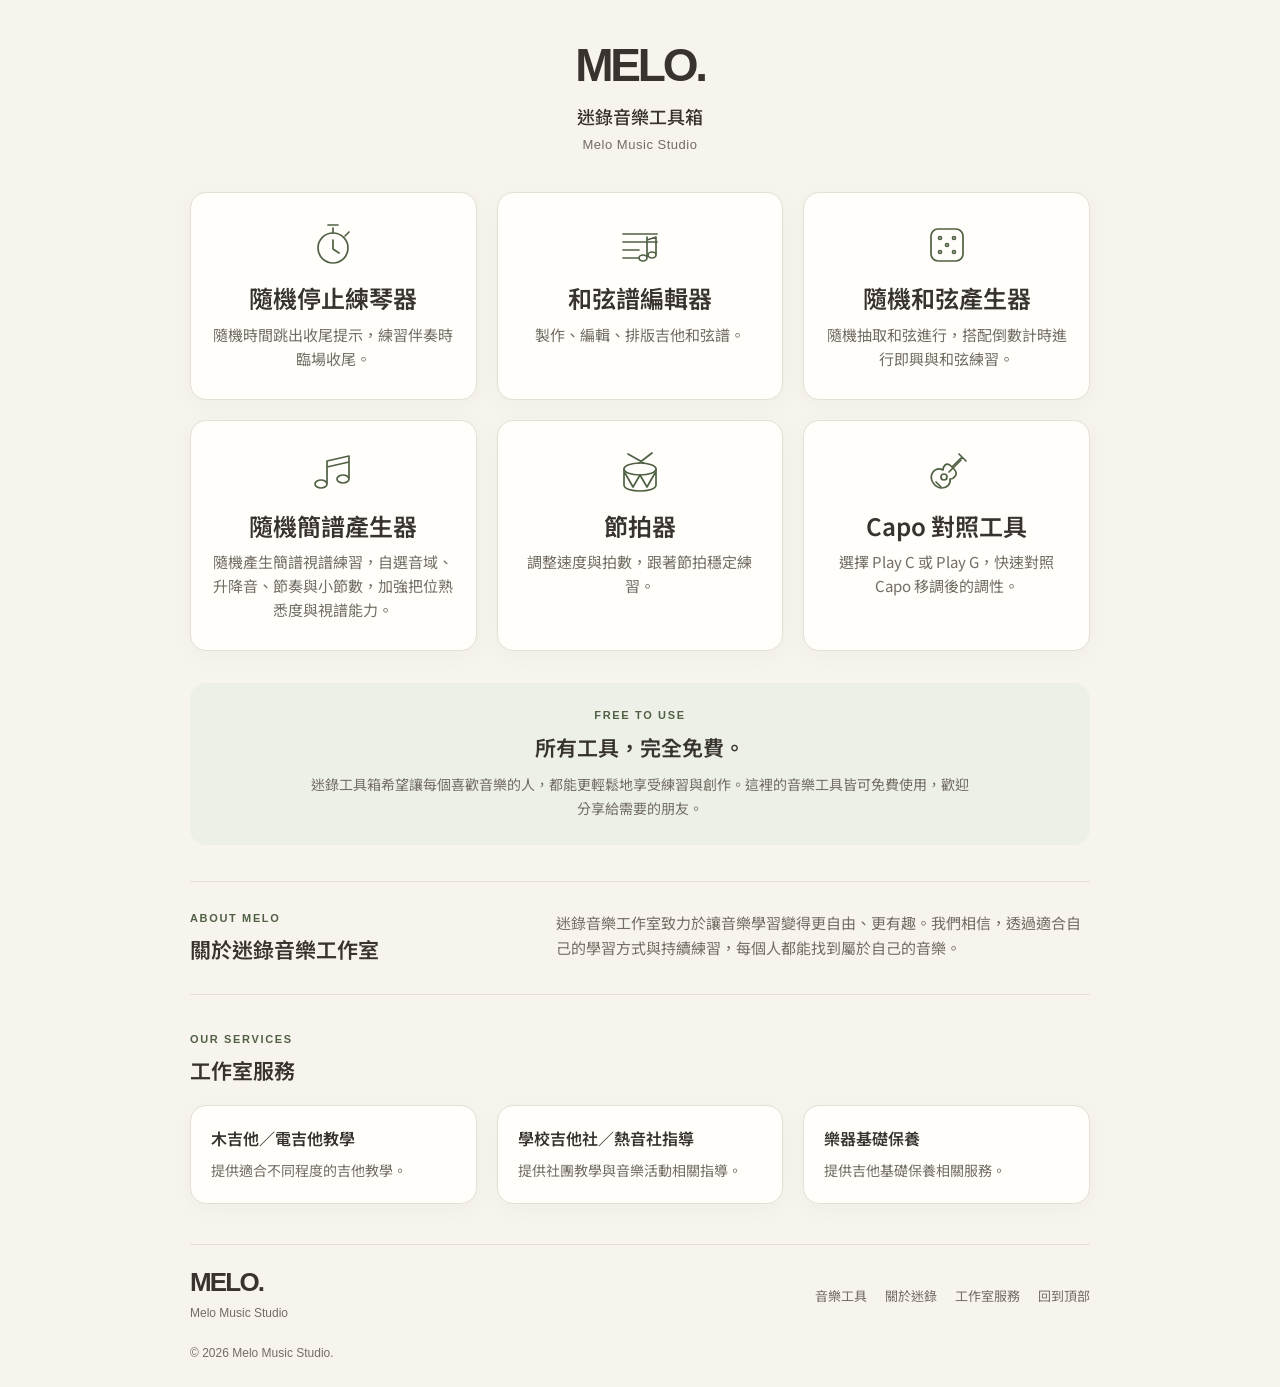
<file: index.html>
<!DOCTYPE html>
<html lang="zh-Hant">
<head>
  <meta charset="UTF-8" />
  <meta name="viewport" content="width=device-width, initial-scale=1.0" />
  <title>MELO. 迷錄音樂工具箱</title>

  <meta name="theme-color" content="#F7F4ED" />
  <meta name="description" content="MELO. 迷錄音樂工具箱，免費的音樂練習與創作工具。" />
  <link rel="preconnect" href="https://fonts.googleapis.com" />
  <link rel="preconnect" href="https://fonts.gstatic.com" crossorigin />
  <link href="https://fonts.googleapis.com/css2?family=Noto+Sans+TC:wght@400;500;600;700&display=swap" rel="stylesheet" />
  <link rel="icon" href="chord-randomizer/images/melo-mark.svg" type="image/svg+xml" />
  <link rel="stylesheet" href="chord-randomizer/css/tokens.css" />
  <link rel="stylesheet" href="css/home.css" />
</head>

<body>
  <div class="container" id="top">
    <header class="site-header">
      <h1>MELO.</h1>
      <p class="subtitle">迷錄音樂工具箱</p>
      <p class="studio-name" lang="en">Melo Music Studio</p>
    </header>
    <main>

    <div class="tools" id="tools" role="group" aria-label="音樂工具">
      <a class="card" href="random-stop/">
        <div class="icon" aria-hidden="true"><svg viewBox="0 0 48 48" fill="none" stroke="currentColor" stroke-width="1.7" stroke-linecap="round" stroke-linejoin="round"><circle cx="24" cy="27" r="15"/><path d="M24 12V7m-5-3h10m7 11 4-4M24 19v9l6 4"/></svg></div>
        <h2>隨機停止練琴器</h2>
        <p>隨機時間跳出收尾提示，練習伴奏時臨場收尾。</p>
      </a>

      <a class="card" href="V2/">
        <div class="icon" aria-hidden="true"><svg viewBox="0 0 48 48" fill="none" stroke="currentColor" stroke-width="1.7" stroke-linecap="round" stroke-linejoin="round"><path d="M7 13h34M7 21h34M7 29h16M7 37h16m8-21v20m0-17 9-3v17"/><ellipse cx="27" cy="37" rx="4" ry="3"/><ellipse cx="36" cy="34" rx="4" ry="3"/></svg></div>
        <h2>和弦譜編輯器</h2>
        <p>製作、編輯、排版吉他和弦譜。</p>
      </a>

      <a class="card" href="chord-randomizer/">
        <div class="icon" aria-hidden="true"><svg viewBox="0 0 48 48" fill="none" stroke="currentColor" stroke-width="1.7" stroke-linecap="round" stroke-linejoin="round"><rect x="8" y="8" width="32" height="32" rx="7"/><circle cx="17" cy="17" r="1.5"/><circle cx="31" cy="17" r="1.5"/><circle cx="24" cy="24" r="1.5"/><circle cx="17" cy="31" r="1.5"/><circle cx="31" cy="31" r="1.5"/></svg></div>
       <h2>隨機和弦產生器</h2>
        <p>隨機抽取和弦進行，搭配倒數計時進行即興與和弦練習。</p>
      </a>
      <a class="card" href="notation-randomizer/">
        <div class="icon" aria-hidden="true"><svg viewBox="0 0 48 48" fill="none" stroke="currentColor" stroke-width="1.7" stroke-linecap="round" stroke-linejoin="round"><path d="M18 34V12l22-5v22M18 18l22-5"/><ellipse cx="12" cy="35" rx="6" ry="4"/><ellipse cx="34" cy="30" rx="6" ry="4"/></svg></div>
        <h2>隨機簡譜產生器</h2>
        <p>隨機產生簡譜視譜練習，自選音域、升降音、節奏與小節數，加強把位熟悉度與視譜能力。</p>
      </a>

      <a class="card" href="metronome/">
        <div class="icon" aria-hidden="true"><svg viewBox="0 0 48 48" fill="none" stroke="currentColor" stroke-width="1.7" stroke-linecap="round" stroke-linejoin="round"><ellipse cx="24" cy="20" rx="16" ry="6"/><path d="M8 20v16c0 8 32 8 32 0V20M9 24l8 14 7-12 7 12 8-14M12 5l16 9M36 4 23 14"/></svg></div>
        <h2>節拍器</h2>
        <p>調整速度與拍數，跟著節拍穩定練習。</p>
      </a>

      <a class="card" href="capo/">
        <div class="icon" aria-hidden="true"><svg viewBox="0 0 48 48" fill="none" stroke="currentColor" stroke-width="1.7" stroke-linecap="round" stroke-linejoin="round"><path d="m29 18 10-10m-3-3 7 7m-12 8-3-3c-5-5-8 1-8 4-4-2-8-1-10 2-5 7 2 16 9 16 5 0 9-4 8-9 4 0 9-5 4-10Z"/><circle cx="21" cy="28" r="3"/><path d="m13 33 5 5m8-15 12-12"/></svg></div>
        <h2>Capo 對照工具</h2>
        <p>選擇 Play C 或 Play G，快速對照 Capo 移調後的調性。</p>
      </a>
    </div>

    <section class="free-note" aria-labelledby="free-title">
      <p class="eyebrow" lang="en">FREE TO USE</p>
      <h2 id="free-title">所有工具，完全免費。</h2>
      <p>迷錄工具箱希望讓每個喜歡音樂的人，都能更輕鬆地享受練習與創作。這裡的音樂工具皆可免費使用，歡迎分享給需要的朋友。</p>
    </section>

    <section class="about section-block" id="about" aria-labelledby="about-title">
      <div class="section-heading">
        <p class="eyebrow" lang="en">ABOUT MELO</p>
        <h2 id="about-title">關於迷錄音樂工作室</h2>
      </div>
      <div class="about-copy">
        <p>迷錄音樂工作室致力於讓音樂學習變得更自由、更有趣。我們相信，透過適合自己的學習方式與持續練習，每個人都能找到屬於自己的音樂。</p>
        <!-- 未來可在此加入實際工作室照片；目前不顯示空白佔位。 -->
      </div>
    </section>

    <section class="section-block" id="services" aria-labelledby="services-title">
      <div class="section-heading">
        <p class="eyebrow" lang="en">OUR SERVICES</p>
        <h2 id="services-title">工作室服務</h2>
      </div>
      <div class="services">
        <article class="service-card">
          <h3>木吉他／電吉他教學</h3>
          <p>提供適合不同程度的吉他教學。</p>
        </article>
        <article class="service-card">
          <h3>學校吉他社／熱音社指導</h3>
          <p>提供社團教學與音樂活動相關指導。</p>
        </article>
        <article class="service-card">
          <h3>樂器基礎保養</h3>
          <p>提供吉他基礎保養相關服務。</p>
        </article>
      </div>
    </section>
    </main>
    <footer class="footer">
      <div><span class="brand-mark">MELO.</span><p lang="en">Melo Music Studio</p></div>
      <nav aria-label="頁尾導覽">
        <a href="#tools">音樂工具</a>
        <a href="#about">關於迷錄</a>
        <a href="#services">工作室服務</a>
        <a href="#top">回到頂部</a>
      </nav>
      <small lang="en">© 2026 Melo Music Studio.</small>
    </footer>
  </div>
</body>
</html>
</file>
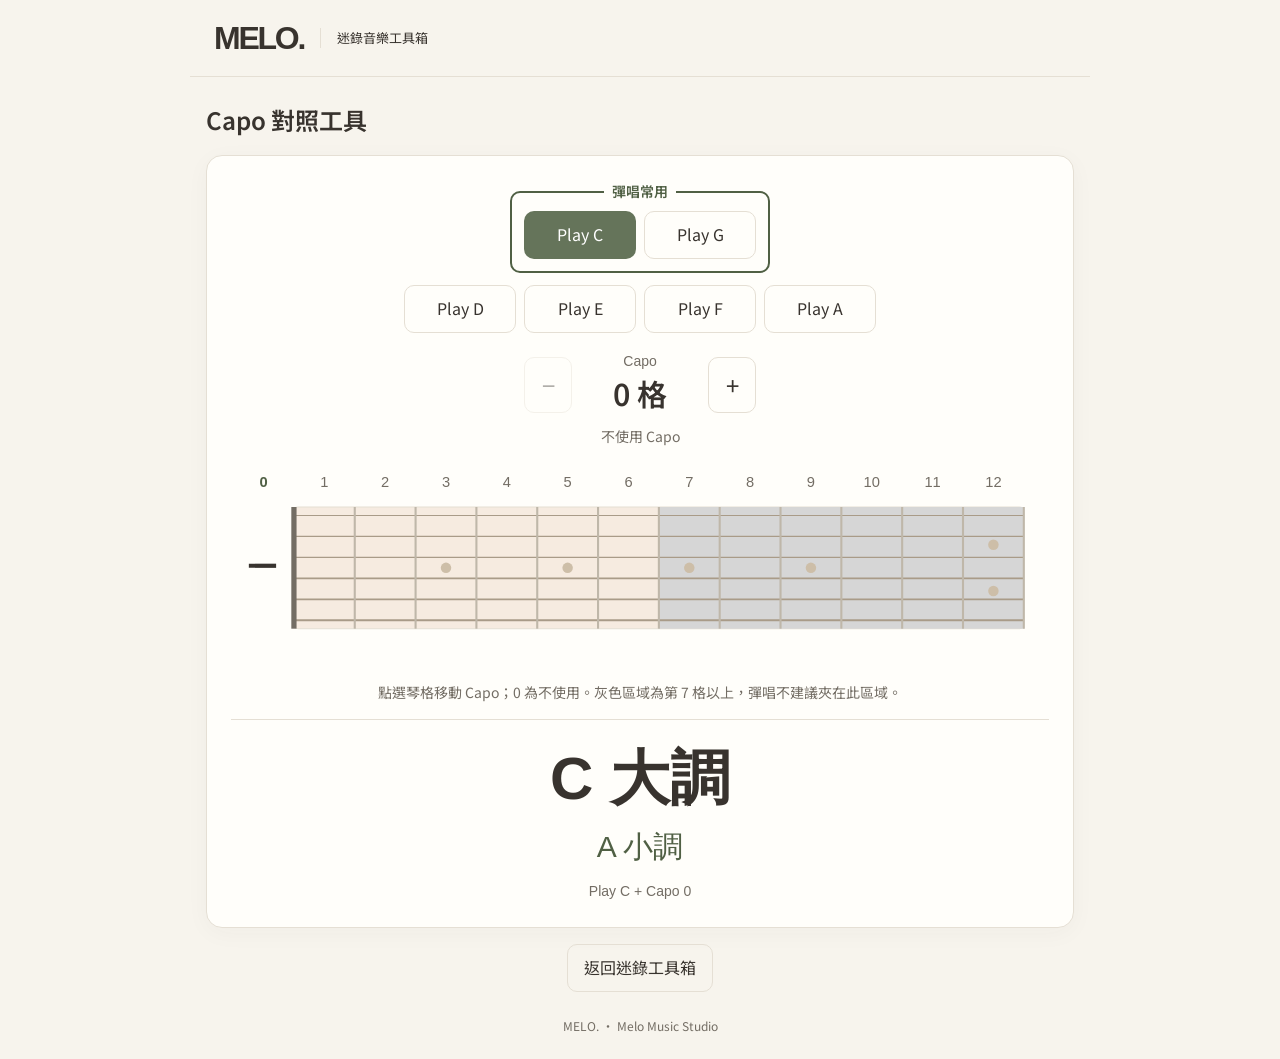
<file: capo/index.html>
<!DOCTYPE html>
<html lang="zh-Hant">
<head>
  <meta charset="UTF-8" />
  <meta name="viewport" content="width=device-width, initial-scale=1" />
  <meta name="theme-color" content="#F7F4ED" />
  <title>Capo 對照工具 — MELO. 迷錄音樂工具箱</title>
  <link rel="preconnect" href="https://fonts.googleapis.com" />
  <link rel="preconnect" href="https://fonts.gstatic.com" crossorigin />
  <link href="https://fonts.googleapis.com/css2?family=Noto+Sans+TC:wght@400;500;600;700&display=swap" rel="stylesheet" />
  <link rel="icon" href="../chord-randomizer/images/melo-mark.svg" type="image/svg+xml" />
  <link rel="stylesheet" href="../chord-randomizer/css/tokens.css" />
  <link rel="stylesheet" href="style.css" />
  <script src="script.js" defer></script>
</head>
<body>
  <header><a class="brand" href="../index.html" aria-label="MELO. 迷錄音樂工具箱首頁">MELO.</a><span>迷錄音樂工具箱</span></header>
  <main>
    <h1>Capo 對照工具</h1>
    <section class="card" aria-label="Capo 調性對照">
      <div class="play-options" role="group" aria-label="Play 指法">
        <fieldset class="common-plays">
          <legend>彈唱常用</legend>
          <div class="play-row">
            <button type="button" data-play="C" aria-pressed="true">Play C</button>
            <button type="button" data-play="G" aria-pressed="false">Play G</button>
          </div>
        </fieldset>
        <div class="play-row">
          <button type="button" data-play="D" aria-pressed="false">Play D</button>
          <button type="button" data-play="E" aria-pressed="false">Play E</button>
          <button type="button" data-play="F" aria-pressed="false">Play F</button>
          <button type="button" data-play="A" aria-pressed="false">Play A</button>
        </div>
      </div>
      <div class="capo-control">
        <button id="decrease" type="button" aria-label="Capo 減少一格" disabled>−</button>
        <div><span class="control-label">Capo</span><output id="position">0 格</output></div>
        <button id="increase" type="button" aria-label="Capo 增加一格">+</button>
      </div>
      <p id="capoHint" class="hint">不使用 Capo</p>
      <div class="board-scroll" tabindex="0" aria-label="吉他指板，窄螢幕可左右捲動">
        <svg id="fretboard" viewBox="0 0 780 200" xmlns="http://www.w3.org/2000/svg" role="group" aria-labelledby="boardTitle boardDescription">
          <title id="boardTitle">六弦吉他指板</title>
          <desc id="boardDescription">選擇 0 至 12 格移動 Capo。可用 Tab 選擇琴格後按 Enter 或空白鍵，也可使用上方加減按鈕。</desc>
          <g id="boardDrawing" aria-hidden="true"></g>
          <g id="fretButtons"></g>
        </svg>
      </div>
      <p class="hint board-hint">點選琴格移動 Capo；0 為不使用。灰色區域為第 7 格以上，彈唱不建議夾在此區域。</p>
      <div class="result" role="status" aria-live="polite" aria-atomic="true">
        <h2 id="major">C 大調</h2>
        <p id="minor">A 小調</p>
        <p id="combination">Play C + Capo 0</p>
      </div>
    </section>
    <a class="back-link" href="../index.html">返回迷錄工具箱</a>
  </main>
  <footer>MELO. · Melo Music Studio</footer>
</body>
</html>
</file>
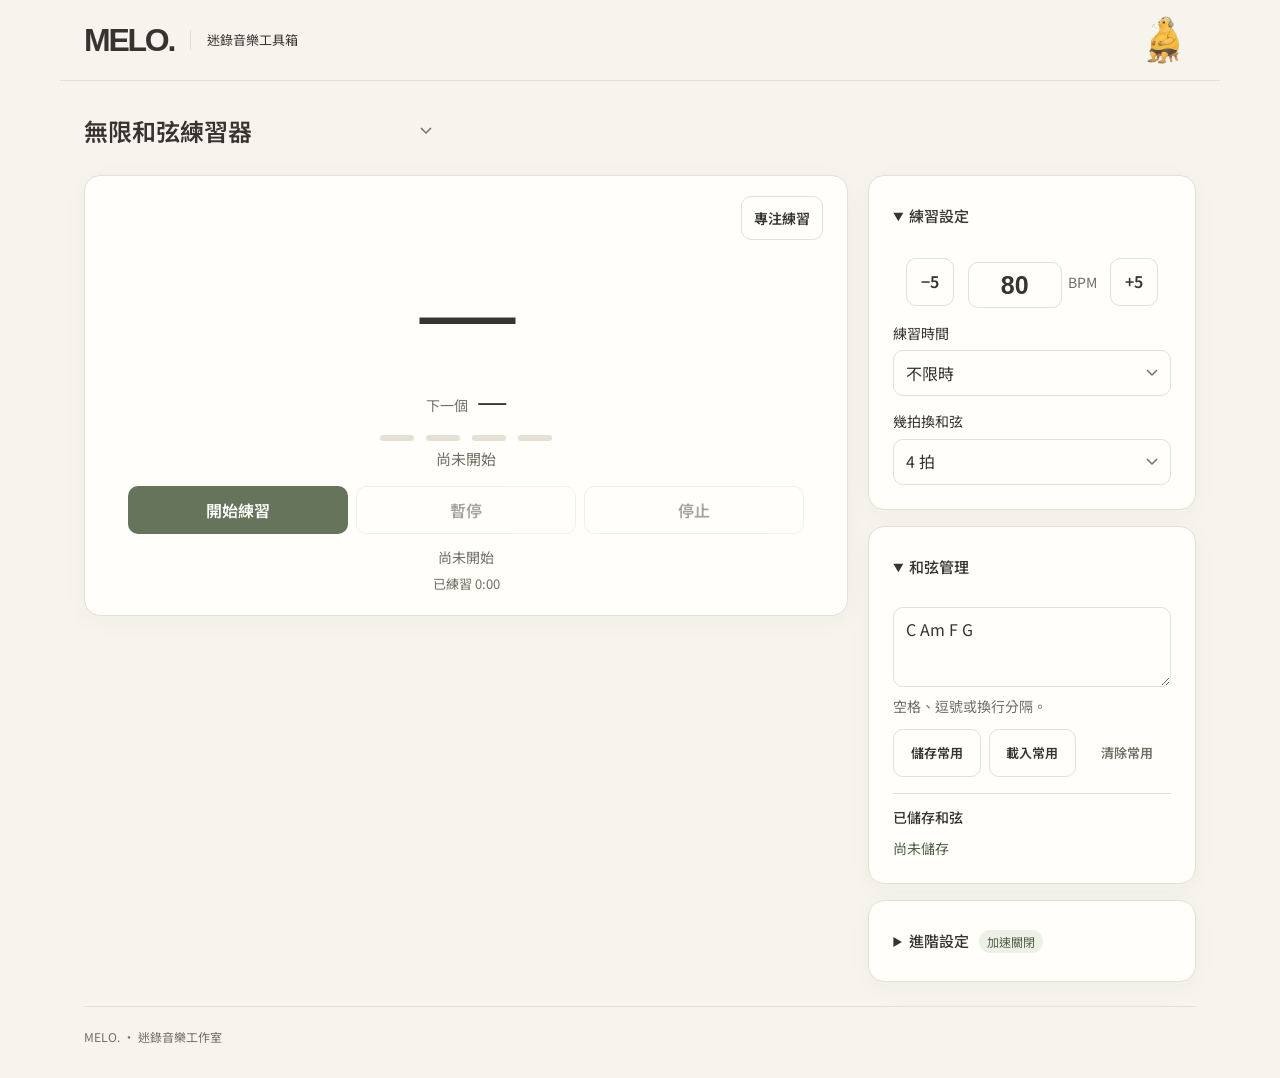
<file: chord-randomizer/index.html>
<!DOCTYPE html>
<html lang="zh-Hant">
<head>
  <meta charset="UTF-8" />
  <meta name="viewport" content="width=device-width, initial-scale=1.0" />
  <meta name="theme-color" content="#F7F4ED" />
  <meta name="description" content="MELO. 迷錄隨機和弦練習器，自選和弦、跟著節拍練轉換，讓每天的吉他練習有一點不一樣。" />
  <title>隨機和弦練習器 — MELO. 迷錄音樂工具箱</title>
  <link rel="preconnect" href="https://fonts.googleapis.com" />
  <link rel="preconnect" href="https://fonts.gstatic.com" crossorigin />
  <link href="https://fonts.googleapis.com/css2?family=Noto+Sans+TC:wght@400;500;600;700&display=swap" rel="stylesheet" />
  <link rel="icon" href="images/melo-mark.svg" type="image/svg+xml" />
  <link rel="stylesheet" href="css/tokens.css" />
  <link rel="stylesheet" href="css/style.css" />
</head>
<body>
  <header class="site-header focus-hide">
    <a class="brand" href="../index.html" aria-label="MELO. 迷錄音樂工具箱首頁">
      <span class="brand-mark">MELO.</span><span class="brand-name">迷錄音樂工具箱</span>
    </a>
    <img class="brand-art" src="images/milk-frog.png" alt="" width="72" height="64" />
  </header>
  <main class="page">
    <div class="mode-bar focus-hide">
      <h1 class="mode-heading">
        <label class="sr-only" for="practiceMode">選擇練習模式</label>
        <select id="practiceMode" onchange="switchPracticeMode()">
          <option value="seconds">秒數反應練習器</option>
          <option value="practice" selected>無限和弦練習器</option>
          <option value="progression">隨機和弦練習器</option>
        </select>
      </h1>
    </div>
    <div class="workspace">
      <section id="practiceStage" class="card practice-stage" aria-label="和弦練習區">
        <div class="stage-top">
          <span id="stageMode">BPM 無限練習</span>
          <button id="focusPractice" class="quiet-btn" type="button" aria-pressed="false" onclick="toggleFocusMode()">專注練習</button>
        </div>
        <p class="sr-only" id="currentLabel">目前和弦</p>
        <strong class="practice-chord" id="currentChord" aria-labelledby="currentLabel">—</strong>
        <div class="next-chord-row" id="nextChordPreview"><span>下一個</span><strong id="nextChord">—</strong></div>
        <div class="result" id="result" role="status" hidden>尚未產生</div>
        <div class="progress-area" id="progressArea">
          <div class="beat-track" id="beatTrack" aria-hidden="true"></div>
          <div class="beat-display" id="practiceBeat">尚未開始</div>
          <progress id="countdownProgress" max="1" value="1" aria-label="倒數進度" hidden></progress>
          <div class="timer-box" id="timerDisplay" hidden>尚未開始</div>
        </div>
        <div class="focus-speed-controls" id="focusSpeedControls"></div>
        <div class="button-group practice-controls">
          <button id="startPractice" onclick="startPractice()">開始練習</button>
          <button id="pausePractice" class="secondary-btn" onclick="togglePause()" disabled>暫停</button>
          <button id="stopPractice" class="secondary-btn" onclick="stopPractice()" disabled>停止</button>
        </div>
        <p class="status-text" id="practiceStatus" role="status">尚未開始</p>
        <div class="practice-metrics"><span id="practiceTime">已練習 0:00</span></div>
        <p class="hint" id="progressionRules" hidden>不重複抽取和弦，隨機排列。</p>
      </section>
      <aside class="settings-column focus-hide" aria-label="練習設定、和弦管理與進階設定">
        <details class="card basic-settings" id="basicSettings">
          <summary>練習設定</summary>
          <div class="details-content">
            <div class="quick-settings" id="quickSettings">
        <div id="progressionSettings" class="progression-settings" hidden>
          <div class="count-setting"><label for="count">抽幾個和弦</label><input id="count" type="number" min="1" value="4" inputmode="numeric" /></div>
          <div class="checkbox-row"><input id="enableTimer" type="checkbox" onchange="updatePracticeOptions()" /><label for="enableTimer">使用倒數計時器</label></div>
        </div>
        <div class="speed-control" id="secondsControls" hidden>
          <button id="secondsMinus" class="secondary-btn" onclick="adjustSeconds(-1)" aria-label="減少 1 秒">−1</button>
          <div class="speed-input"><label class="sr-only" id="timerSecondsLabel" for="timerSeconds">每個和弦秒數</label><input id="timerSeconds" type="number" min="1" value="30" step="1" onchange="changeSeconds()" inputmode="numeric" /><span>秒</span></div>
          <button id="secondsPlus" class="secondary-btn" onclick="adjustSeconds(1)" aria-label="增加 1 秒">+1</button>
        </div>
        <div class="speed-control" id="bpmControls">
          <button id="bpmMinus" class="secondary-btn" onclick="adjustBpm(-5)" aria-label="減少 5 BPM">−5</button>
          <div class="speed-input"><label class="sr-only" for="practiceBpm">速度 BPM，30 至 240</label><input id="practiceBpm" type="number" min="30" max="240" value="80" step="1" onchange="changeBpm()" inputmode="numeric" /><span>BPM</span></div>
          <button id="bpmPlus" class="secondary-btn" onclick="adjustBpm(5)" aria-label="增加 5 BPM">+5</button>
        </div>
        <p class="speed-hint" id="speedHint" role="status"></p>
            </div>

            <div id="sessionSettings">
              <label for="practiceDuration">練習時間</label>
              <select id="practiceDuration"><option value="0">不限時</option><option value="60">1 分鐘</option><option value="180">3 分鐘</option></select>
            </div>
            <div id="beatSettings">
              <label for="beatsPerChord">幾拍換和弦</label>
              <select id="beatsPerChord" onchange="renderBeatTrack()"><option value="2">2 拍</option><option value="3">3 拍</option><option value="4" selected>4 拍</option></select>
            </div>
          </div>
        </details>

        <details class="card input-card" id="chordSettings">
          <summary>和弦管理</summary>
          <div class="details-content">
            <label class="sr-only" for="chords">和弦輸入</label>
            <textarea id="chords" rows="2" placeholder="C Am F G" aria-describedby="chordHint">C Am F G</textarea>
            <p class="hint" id="chordHint">空格、逗號或換行分隔。</p>
            <div class="button-group">
              <button class="secondary-btn" onclick="saveFavoriteChords()">儲存常用</button>
              <button class="secondary-btn" onclick="loadFavoriteChords()">載入常用</button>
              <button class="text-btn" onclick="clearFavoriteChords()">清除常用</button>
            </div>
            <p class="hint" id="favoriteChordsStatus" role="status"></p>
            <div class="saved-section"><h2>已儲存和弦</h2><div class="saved-box" id="savedChordsDisplay">尚未儲存</div></div>
          </div>
        </details>
        <details class="card advanced" id="advancedSettings">
          <summary>進階設定<span class="acceleration-badge" id="accelerationBadge">加速關閉</span></summary>
          <div class="details-content">
            <div id="bpmSettings">
              <div class="checkbox-row"><input id="enableAcceleration" type="checkbox" onchange="updatePracticeOptions()" /><label for="enableAcceleration">漸進加速</label></div>
              <div id="accelerationSettings" hidden>
                <label for="accelerationSeconds">每幾秒增加 1 BPM</label><select id="accelerationSeconds"><option value="3">3 秒</option><option value="5">5 秒</option><option value="10">10 秒</option></select>
                <label for="maxPracticeBpm">最高 BPM</label><input id="maxPracticeBpm" type="number" min="30" max="240" value="120" />
              </div>
              <div class="checkbox-row"><input id="practiceSound" type="checkbox" checked /><label for="practiceSound">節拍聲（首拍加重音）</label></div>
            </div>
          </div>
        </details>
      </aside>
    </div>
    <footer class="site-footer focus-hide">MELO. · 迷錄音樂工作室</footer>
  </main>
  <script src="js/settings.js"></script>
  <script src="js/practice-clock.js"></script>
  <script src="js/practice.js"></script>
  <script src="js/interface.js"></script>
</body>
</html>
</file>
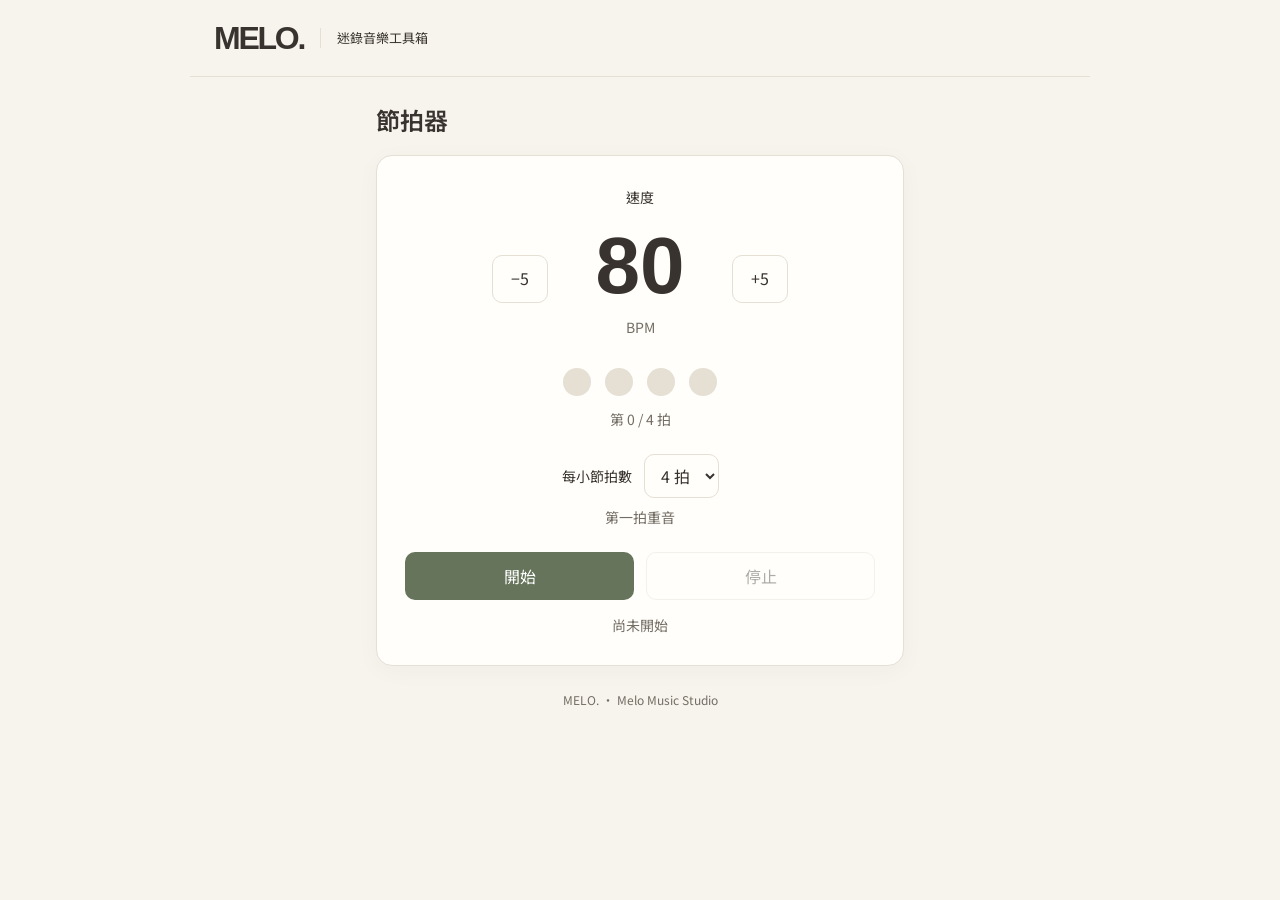
<file: metronome/index.html>
<!DOCTYPE html>
<html lang="zh-Hant">
<head>
  <meta charset="UTF-8" />
  <meta name="viewport" content="width=device-width, initial-scale=1" />
  <meta name="theme-color" content="#F7F4ED" />
  <title>節拍器 — MELO. 迷錄音樂工具箱</title>
  <link rel="preconnect" href="https://fonts.googleapis.com" />
  <link rel="preconnect" href="https://fonts.gstatic.com" crossorigin />
  <link href="https://fonts.googleapis.com/css2?family=Noto+Sans+TC:wght@400;500;600;700&display=swap" rel="stylesheet" />
  <link rel="icon" href="../chord-randomizer/images/melo-mark.svg" type="image/svg+xml" />
  <link rel="stylesheet" href="../chord-randomizer/css/tokens.css" />
  <link rel="stylesheet" href="style.css" />
  <script src="script.js" defer></script>
</head>
<body>
  <header><a class="brand" href="../index.html" aria-label="MELO. 迷錄音樂工具箱首頁">MELO.</a><span>迷錄音樂工具箱</span></header>
  <main>
    <h1>節拍器</h1>
    <section class="metronome" aria-label="節拍器控制">
      <label for="bpm">速度</label>
      <div class="tempo">
        <button id="slower" type="button" aria-label="減少 5 BPM">−5</button>
        <div class="bpm-field"><input id="bpm" type="number" min="30" max="240" step="1" value="80" inputmode="numeric" aria-label="BPM" /><span>BPM</span></div>
        <button id="faster" type="button" aria-label="增加 5 BPM">+5</button>
      </div>
      <div id="beatLights" class="beats" aria-hidden="true"></div>
      <p id="beatText" class="beat-text">第 0 / 4 拍</p>
      <div class="meter"><label for="meter">每小節拍數</label><select id="meter"><option value="2">2 拍</option><option value="3">3 拍</option><option value="4" selected>4 拍</option></select></div>
      <p class="hint">第一拍重音</p>
      <div class="actions"><button id="start" type="button">開始</button><button id="stop" type="button" disabled>停止</button></div>
      <p id="status" role="status">尚未開始</p>
    </section>
  </main>
  <footer>MELO. · Melo Music Studio</footer>
</body>
</html>
</file>
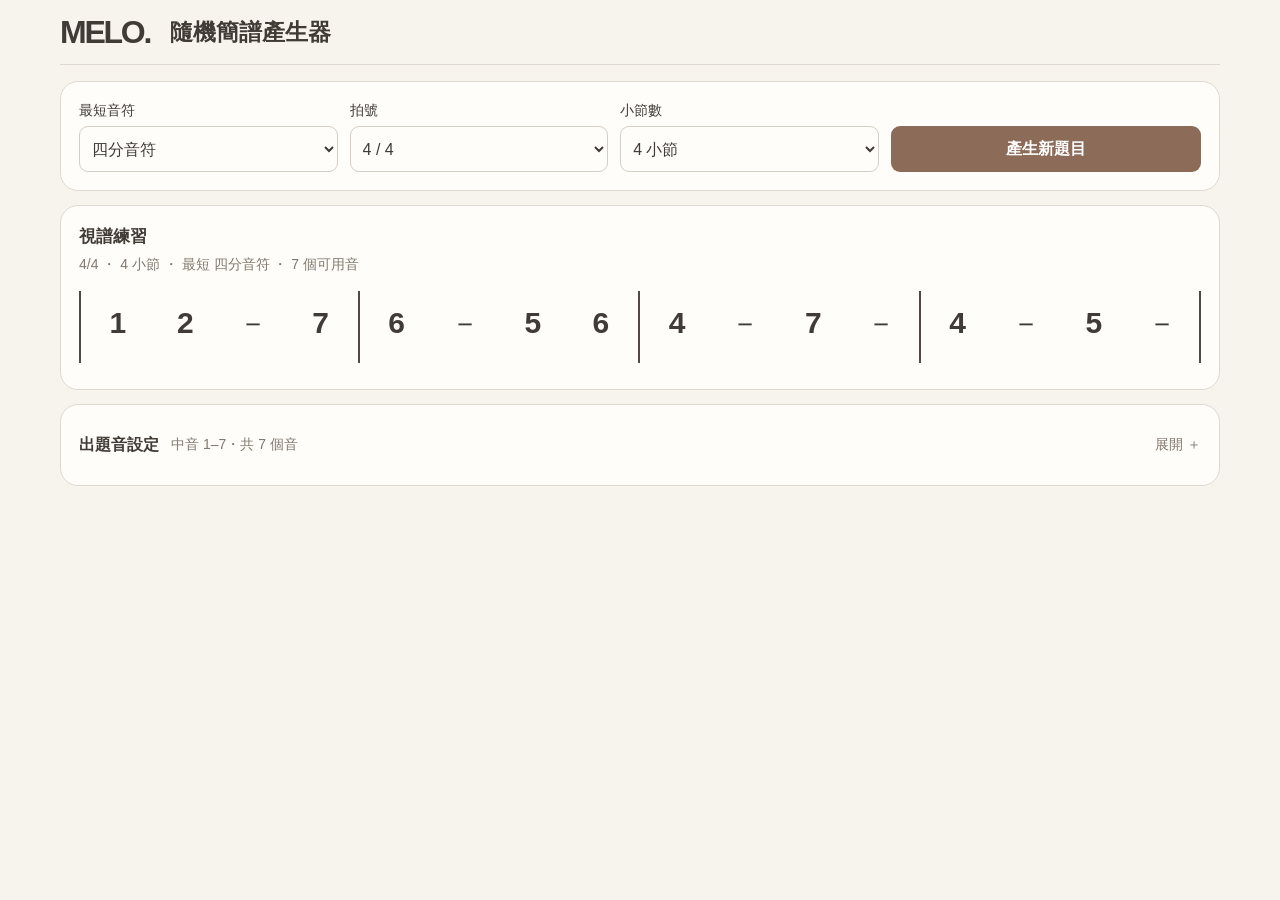
<file: notation-randomizer/index.html>
<!DOCTYPE html>
<html lang="zh-Hant">
<head>
<meta charset="UTF-8">
<meta name="viewport" content="width=device-width, initial-scale=1">
<title>隨機簡譜產生器 — MELO. 迷錄音樂工具箱</title>
<link rel="icon" href="../chord-randomizer/images/melo-mark.svg" type="image/svg+xml">
<style>
* { box-sizing: border-box; }
[hidden] { display: none !important; }
body { margin: 0; background: #f7f4ee; color: #403b36; font: 16px/1.5 -apple-system, BlinkMacSystemFont, "PingFang TC", "Microsoft JhengHei", sans-serif; }
.container { max-width: 1200px; margin: auto; padding: 0 20px 24px; }
header { display: flex; align-items: center; gap: 20px; padding: 10px 0; border-bottom: 1px solid #ded8cf; margin-bottom: 16px; }
.brand { display: inline-flex; align-items: center; min-height: 44px; flex-shrink: 0; font: 800 32px/1 "Helvetica Neue", Arial, sans-serif; letter-spacing: -.07em; color: inherit; text-decoration: none; }
h1 { font-size: 23px; margin: 0; font-weight: 600; }
h2 { font-size: 17px; margin: 0; }
.card { min-width: 0; background: #fffdf9; border: 1px solid #ded8cf; border-radius: 18px; padding: 18px; margin-bottom: 14px; }
.controls { display: grid; grid-template-columns: repeat(3,minmax(0,1fr)) minmax(180px,1.2fr); gap: 12px; align-items: end; }
.setting { min-width: 0; }
.setting label { display: block; font-size: 14px; margin-bottom: 5px; }
select { width: 100%; min-width: 0; min-height: 46px; border: 1px solid #d5cec5; border-radius: 9px; background: #fffdf9; color: inherit; padding: 8px; font: inherit; }
button { min-height: 44px; border: 1px solid transparent; border-radius: 9px; padding: 9px 14px; cursor: pointer; font: inherit; color: inherit; touch-action: manipulation; }
.primary-button { background: #8d6b59; color: white; font-weight: 600; min-height: 46px; }
.primary-button:hover { background: #795b4c; }
.small-button { background: #eee8df; font-size: 14px; }
:focus-visible { outline: 3px solid #8d6b59; outline-offset: 3px; }
#error { color: #a34f45; font-size: 14px; margin: 8px 0 0; }
#error:empty { display: none; }
.score-info { font-size: 14px; color: #817970; margin: 4px 0 12px; }
.score { display: grid; gap: 12px; min-width: 0; }
.score-line { width: 100%; min-width: 0; overflow-x: auto; overscroll-behavior-x: contain; padding: 4px 0 8px; }
.score-line-inner { display: flex; width: 100%; min-width: var(--line-min); }
/* Every measure and every beat uses the same grid width within a question. */
.bar { flex: 0 0 calc(var(--bar-width) * 1px); width: calc(var(--bar-width) * 1px); display: grid; grid-template-columns: repeat(var(--beats), minmax(0, 1fr)); align-items: start; gap: var(--beat-gap, 18px); padding: 8px var(--bar-pad, 12px); border-right: 2px solid #514a44; }
.bar:first-child { border-left: 2px solid #514a44; }
.beat-slot { display: flex; justify-content: center; align-items: flex-start; min-width: 0; }
.beat-group { display: flex; flex: 0 0 auto; gap: var(--note-gap, 3px); position: relative; padding-bottom: 8px; }
.rhythm-beam { position: absolute; height: 2px; background: currentColor; bottom: 10px; pointer-events: none; }
.rhythm-beam.secondary { bottom: 5px; }
.rhythm-item { display: flex; align-items: center; flex: 0 0 auto; gap: 8px; }
.note { position: relative; display: inline-flex; align-items: center; justify-content: center; flex: 0 0 auto; width: var(--note-cell, 24px); height: 48px; font: 600 var(--note-font, 30px)/1 Arial, sans-serif; }
.note.has-accidental { width: calc(var(--note-cell, 24px) + var(--accidental-space, 12px)); padding-left: var(--accidental-space, 12px); }
.digit { position: relative; display: inline-flex; align-items: center; justify-content: center; width: var(--digit-width, 18px); height: 48px; }
.note.high .digit::before, .note.low .digit::after { content: "•"; position: absolute; left: 50%; transform: translateX(-50%); font-size: 13px; line-height: 1; }
.note.high .digit::before { top: -1px; }
.note.low .digit::after { bottom: -1px; }
.beat-group.has-low { padding-bottom: 17px; }
.accidental { position: absolute; left: 0; top: 5px; width: var(--accidental-space, 12px); text-align: center; font: 400 var(--accidental-font, 15px)/1 Arial, sans-serif; }
.duration-dash { display: inline-flex; align-items: center; justify-content: center; width: var(--note-cell, 24px); height: 48px; font-size: var(--note-font, 28px); }
summary { display: flex; align-items: center; flex-wrap: wrap; gap: 6px 12px; min-height: 44px; cursor: pointer; list-style: none; font-weight: 600; }
summary::-webkit-details-marker { display: none; }
summary::after { content: "展開 ＋"; margin-left: auto; font-size: 14px; color: #817970; font-weight: 400; }
details[open] > summary::after { content: "收合 −"; }
.selection-summary { min-width: 0; overflow-wrap: anywhere; font-size: 14px; color: #817970; font-weight: 400; }
.selection-content { padding-top: 12px; }
.selection-actions, .tabs, .note-grid { display: flex; flex-wrap: wrap; gap: 8px; }
.selection-actions { margin-bottom: 12px; }
.tabs { border-bottom: 1px solid #ded8cf; padding-bottom: 8px; margin-bottom: 12px; }
.tabs button { flex: 1; background: transparent; border-color: #ded8cf; }
.tabs button[aria-selected="true"] { background: #eee8df; border-color: #8d6b59; }
.note-option { position: relative; }
.note-option input { position: absolute; width: 1px; height: 1px; opacity: 0; }
.note-option label { display: flex; align-items: center; justify-content: center; min-width: 44px; min-height: 44px; border: 1px solid #d8d1c7; border-radius: 9px; padding: 7px 10px; cursor: pointer; font-size: 17px; font-weight: 600; }
.note-option input:checked + label { background: #8d6b59; color: white; border-color: #8d6b59; }
.note-option input:focus-visible + label { outline: 3px solid #8d6b59; outline-offset: 3px; }
.accidental-settings { margin-top: 12px; }
.accidental-settings summary { font-size: 14px; font-weight: 400; }
.accidental-settings .note-grid { padding-top: 8px; }
.octave-actions { display: flex; flex-wrap: wrap; gap: 8px; margin-top: 12px; }
@media (max-width: 599px) {
 .container { padding: 0 12px 16px; }
 header { gap: 14px; padding: 6px 0; margin-bottom: 10px; }
 .brand { font-size: 28px; }
 h1 { font-size: 19px; }
 .card { padding: 12px; margin-bottom: 10px; }
 .controls { grid-template-columns: repeat(3,minmax(0,1fr)); gap: 8px; }
 .primary-button { grid-column: 1 / -1; }
 select { font-size: 14px; padding-inline: 4px; }
 .selection-summary { flex-basis: 100%; order: 3; }
}
@media (max-height: 500px) and (orientation: landscape) {
 header { padding-block: 2px; margin-bottom: 8px; }
 h1 { font-size: 19px; }
 .card { padding: 10px 12px; margin-bottom: 8px; }
 .controls { gap: 8px; }
}
</style>
</head>
<body>
<div class="container">
<header><a class="brand" href="../index.html" aria-label="MELO. 迷錄音樂工具箱首頁">MELO.</a><h1>隨機簡譜產生器</h1></header>
<main>
<section class="card" aria-label="練習操作">
 <div class="controls">
  <div class="setting"><label for="minDuration">最短音符</label><select id="minDuration"><option value="1">四分音符</option><option value="0.5">八分音符</option><option value="0.25">十六分音符</option></select></div>
  <div class="setting"><label for="meter">拍號</label><select id="meter"><option value="4">4 / 4</option><option value="3">3 / 4</option><option value="2">2 / 4</option></select></div>
  <div class="setting"><label for="bars">小節數</label><select id="bars"><option value="1">1 小節</option><option value="2">2 小節</option><option value="4" selected>4 小節</option><option value="8">8 小節</option><option value="12">12 小節</option><option value="16">16 小節</option></select></div>
  <button id="generate" class="primary-button" type="button">產生新題目</button>
 </div>
 <p id="error" role="status"></p>
</section>
<section class="card score-card" aria-labelledby="scoreTitle"><h2 id="scoreTitle">視譜練習</h2><div id="scoreInfo" class="score-info" role="status"></div><div id="score" class="score"></div></section>
<details class="card" id="pitchSettings"><summary><span>出題音設定</span><span id="selectionSummary" class="selection-summary">中音 1–7・共 7 個音</span></summary><div class="selection-content">
 <div class="selection-actions"><button id="naturalAll" class="small-button" type="button">全部自然音</button><button id="clearAll" class="small-button" type="button">全部清除</button></div>
 <div class="tabs" role="tablist" aria-label="出題音域"></div><div id="noteSelector"></div>
</div></details>
</main>
</div>
<script>
const octaveGroups = [{name:'低音',value:'low'},{name:'中音',value:'middle'},{name:'高音',value:'high'}];
const accidentals = [{name:'♭',value:'flat'},{name:'',value:'natural'},{name:'♯',value:'sharp'}];
const noteSelector = document.getElementById('noteSelector');
const score = document.getElementById('score');
let currentBars = [];
let activeOctave = 'middle';
function selectOctave(value) {
 activeOctave = value;
 document.querySelectorAll('[role="tab"]').forEach(tab => { const active=tab.dataset.octave===value; tab.setAttribute('aria-selected',active); tab.tabIndex=active?0:-1; });
 document.querySelectorAll('.octave-section').forEach(panel => panel.hidden=panel.dataset.octave!==value);
}
octaveGroups.forEach((octave, oi) => {
 const tab=document.createElement('button'); tab.type='button'; tab.textContent=octave.name; tab.dataset.octave=octave.value; tab.id='tab-'+octave.value; tab.setAttribute('role','tab'); tab.setAttribute('aria-controls','panel-'+octave.value);
 tab.addEventListener('click',()=>selectOctave(octave.value));
 tab.addEventListener('keydown',event=>{ const direction=event.key==='ArrowRight'?1:event.key==='ArrowLeft'?-1:0; if(direction || event.key==='Home' || event.key==='End'){event.preventDefault();const index=event.key==='Home'?0:event.key==='End'?2:(oi+direction+3)%3;selectOctave(octaveGroups[index].value);document.getElementById('tab-'+activeOctave).focus();}});
 document.querySelector('.tabs').appendChild(tab);
 const section=document.createElement('div'); section.className='octave-section'; section.dataset.octave=octave.value; section.id='panel-'+octave.value; section.setAttribute('role','tabpanel'); section.setAttribute('aria-labelledby',tab.id);
 const natural=document.createElement('div'); natural.className='note-grid';
 const extra=document.createElement('details'); extra.className='accidental-settings'; extra.innerHTML='<summary>顯示升降音</summary><div class="note-grid"></div>';
 for(let number=1;number<=7;number++) accidentals.forEach((accidental,ai)=>{
  if((number===1&&ai===0)||(number===3&&ai===2)||(number===4&&ai===0)||(number===7&&ai===2))return;
  const wrapper=document.createElement('div');wrapper.className='note-option'; const id=`note-${oi}-${number}-${ai}`;
  wrapper.innerHTML=`<input type="checkbox" id="${id}" data-number="${number}" data-octave="${octave.value}" data-accidental="${accidental.value}" ${octave.value==='middle'&&ai===1?'checked':''}><label for="${id}" aria-label="${octave.name} ${accidental.name}${number}">${accidental.name}${number}</label>`;
  (ai===1?natural:extra.querySelector('.note-grid')).appendChild(wrapper);
 });
 section.append(natural,extra);
 const actions=document.createElement('div');actions.className='octave-actions';
 const naturalButton=document.createElement('button');naturalButton.type='button';naturalButton.className='small-button';naturalButton.textContent='此音域選自然音';naturalButton.addEventListener('click',()=>{getAllInputs().filter(i=>i.dataset.octave===octave.value).forEach(i=>i.checked=i.dataset.accidental==='natural');updateSelection();});actions.appendChild(naturalButton);section.appendChild(actions);noteSelector.appendChild(section);
});
function getAllInputs(){return Array.from(noteSelector.querySelectorAll('input'));}
function getSelectedNotes(){return getAllInputs().filter(i=>i.checked).map(i=>({number:i.dataset.number,octave:i.dataset.octave,accidental:i.dataset.accidental}));}
function updateSelection(){
 const selected=getSelectedNotes();
 const parts=octaveGroups.map(o=>{const notes=selected.filter(n=>n.octave===o.value);if(!notes.length)return ''; const allNatural=notes.length===7&&notes.every(n=>n.accidental==='natural');return o.name+' '+(allNatural?'1–7':notes.map(n=>(n.accidental==='flat'?'♭':n.accidental==='sharp'?'♯':'')+n.number).join('、'));}).filter(Boolean);
 document.getElementById('selectionSummary').textContent=(parts.join('／')||'尚未選音')+'・共 '+selected.length+' 個音';
 document.getElementById('error').textContent=selected.length?'':'請至少選擇一個出題音';
}
function randomItem(array) {

    return array[
        Math.floor(
            Math.random()
            *
            array.length
        )
    ];

}


/* =========================================
   可使用的音符時值
========================================= */

// Patterns start on quarter-note beat boundaries in the supported /4 meters.
const sixteenthPatterns = [
    [0.25, 0.25, 0.25, 0.25],
    [0.5, 0.25, 0.25],
    [0.25, 0.25, 0.5],
    [0.25, 0.5, 0.25]
];
function generateRhythmForBar(beats, minDuration, requireSixteenth = false) {
    const rhythm = [];
    const denseLimit = Math.min(2, beats);
    let remaining = beats;
    let denseBeats = 0;
    while (remaining > 0) {
        const patterns = [[1]];
        if (minDuration <= 0.5) patterns.push([0.5, 0.5]);
        if (remaining >= 2) patterns.push([2]);
        if (minDuration <= 0.25 && denseBeats < denseLimit) {
            patterns.push(...sixteenthPatterns);
        }
        // Reserve the last beat when this question still needs a sixteenth group.
        const candidates = requireSixteenth && denseBeats === 0
            ? patterns.filter(pattern => pattern.includes(0.25) || pattern.reduce((a,b) => a+b, 0) < remaining)
            : patterns;
        const pattern = randomItem(candidates);
        rhythm.push(...pattern);
        if (pattern.includes(0.25)) denseBeats++;
        remaining -= pattern.reduce((a,b) => a+b, 0);
    }
    return rhythm;
}

// Work in integer sixteenth-note ticks; mixed durations must never cross a beat group.
function groupEvents(events) {
    const groups = [];
    let position = 0;
    for (const event of events) {
        if (event.duration >= 1) {
            // A sustained beat occupies its own slot; never attach dashes to the previous beat.
            for (let beat = 0; beat < event.duration; beat++) {
                groups.push([{...event, duration: 1, sustain: beat > 0}]);
                position += 4;
            }
        } else {
            if (position % 4 === 0) groups.push([]);
            groups[groups.length - 1].push(event);
            position += Math.round(event.duration * 4);
        }
    }
    return groups;
}
function validRhythm(events, beats, minDuration) {
    const ticks = events.reduce((sum, event) => sum + event.duration * 4, 0);
    return ticks === beats * 4 && events.every(event =>
        [0.25, 0.5, 1, 2].includes(event.duration) && event.duration >= minDuration
    ) && groupEvents(events).filter(group => group.some(event => event.duration === 0.25)).length <= 2;
}

// Profiles preserve equal beats while fitting two measures before reducing note size.
const notationProfiles = [
    {cell:24, accidental:12, digit:18, font:30, mark:15, noteGap:3, beatGap:18, padding:12},
    {cell:24, accidental:12, digit:18, font:30, mark:15, noteGap:2, beatGap:10, padding:8},
    {cell:20, accidental:8, digit:16, font:26, mark:13, noteGap:2, beatGap:10, padding:8},
    {cell:18, accidental:8, digit:14, font:24, mark:12, noteGap:2, beatGap:8, padding:8}
];
const accidentalInset = (event, profile = notationProfiles[0]) => event.note.accidental === 'natural' ? 0 : profile.accidental;
const noteWidth = (event, profile = notationProfiles[0]) => profile.cell + accidentalInset(event, profile);
function eventWidth(event, profile = notationProfiles[0]) {
    return event.sustain ? profile.cell : noteWidth(event, profile);
}
function beatWidth(group, profile = notationProfiles[0]) {
    return group.reduce((width, event) => width + eventWidth(event, profile), 0) + (group.length - 1) * profile.noteGap;
}
function barWidth(events, sharedBeatWidth, profile = notationProfiles[0]) {
    const groups = groupEvents(events);
    const beatMinimum = sharedBeatWidth ?? Math.max(44, ...groups.map(group => beatWidth(group, profile)));
    return profile.padding * 2 + 4 + beatMinimum * groups.length + (groups.length - 1) * profile.beatGap;
}
function createNoteElement(event) {
    if (event.sustain) {
        const dash = document.createElement('span');
        dash.className = 'duration-dash';
        dash.textContent = '－';
        return dash;
    }
    const note = event.note;
    const item = document.createElement('span');
    item.className = 'rhythm-item';
    const element = document.createElement('span');
    element.className = 'note ' + note.octave + (note.accidental !== 'natural' ? ' has-accidental' : '');
    if (note.accidental !== 'natural') {
        const accidental = document.createElement('span');
        accidental.className = 'accidental';
        accidental.textContent = note.accidental === 'sharp' ? '♯' : '♭';
        element.appendChild(accidental);
    }
    const digit = document.createElement('span');
    digit.className = 'digit';
    digit.textContent = note.number;
    element.appendChild(digit);
    item.appendChild(element);
    return item;
}
function beamSegments(events, profile = notationProfiles[0]) {
    const cells = [];
    let offset = 0;
    for (const event of events) {
        // Beam endpoints follow the 18px digit, excluding its accidental and side bearings.
        const bearing = (profile.cell - profile.digit) / 2;
        cells.push({event, left: offset + accidentalInset(event, profile) + bearing, right: offset + noteWidth(event, profile) - bearing});
        offset += eventWidth(event, profile) + profile.noteGap;
    }
    const segments = [];
    // Split each beam level into contiguous runs. A lone sixteenth keeps a short hook.
    for (const level of [1, 2]) {
        let run = [];
        const flush = () => {
            if (run.length) segments.push({level, left: run[0].left, right: run[run.length - 1].right});
            run = [];
        };
        for (const cell of cells) {
            if (cell.event.duration <= (level === 1 ? 0.5 : 0.25)) run.push(cell);
            else flush();
        }
        flush();
    }
    return segments;
}
function createBar(events, index, width = barWidth(events), profile = notationProfiles[0]) {
    const bar = document.createElement('div');
    bar.className = 'bar';
    const variables = {'note-cell':profile.cell, 'accidental-space':profile.accidental, 'digit-width':profile.digit, 'note-font':profile.font, 'accidental-font':profile.mark, 'note-gap':profile.noteGap, 'beat-gap':profile.beatGap, 'bar-pad':profile.padding};
    Object.entries(variables).forEach(([name, value]) => bar.style.setProperty('--' + name, value + 'px'));
    bar.style.setProperty('--bar-width', width);
    bar.style.setProperty('--beats', groupEvents(events).length);
    bar.setAttribute('aria-label', '第 ' + (index + 1) + ' 小節');
    groupEvents(events).forEach(events => {
        const slot = document.createElement('span');
        slot.className = 'beat-slot';
        const group = document.createElement('span');
        group.className = 'beat-group' + (events.some(event => event.note.octave === 'low') ? ' has-low' : '');
        events.forEach(event => group.appendChild(createNoteElement(event)));
        beamSegments(events, profile).forEach(segment => {
            const beam = document.createElement('span');
            beam.className = 'rhythm-beam' + (segment.level === 2 ? ' secondary' : '');
            beam.style.left = segment.left + 'px';
            beam.style.width = (segment.right - segment.left) + 'px';
            beam.setAttribute('aria-hidden', 'true');
            group.appendChild(beam);
        });
        slot.appendChild(group);
        bar.appendChild(slot);
    });
    return bar;
}
function arrangeBars(bars, width) {
    if (!bars.length) return [];
    const candidates = notationProfiles.map(profile => {
        const sharedBeatWidth = Math.max(44, ...bars.flatMap(events => groupEvents(events).map(group => beatWidth(group, profile))));
        return {profile, minimum: Math.max(...bars.map(events => barWidth(events, sharedBeatWidth, profile)))};
    });
    // Wide stages aim for two full measures; phones prioritize a readable single measure.
    const target = width >= 900 && bars.length >= 2 ? 2 : 1;
    const {profile, minimum} = candidates.find(candidate => candidate.minimum * target <= width) || candidates.find(candidate => candidate.minimum <= width) || candidates[candidates.length - 1];
    const perLine = Math.max(1, Math.floor(width / minimum));
    const measureWidth = Math.max(minimum, width / perLine);
    const lines = [];
    bars.forEach((events, index) => {
        if (index % perLine === 0) lines.push([]);
        lines[lines.length - 1].push({events, index, width: measureWidth, profile});
    });
    return lines;
}
function renderScore(){
 const width=score.clientWidth;if(!width)return;
 const fragment=document.createDocumentFragment();
 arrangeBars(currentBars,width).forEach(bars=>{const row=document.createElement('div');row.className='score-line';const min=bars.reduce((sum,b)=>sum+b.width,0);if(min>width){row.tabIndex=0;row.setAttribute('role','region');row.setAttribute('aria-label','第 '+(bars[0].index+1)+' 小節，可左右捲動');}
 const inner=document.createElement('div');inner.className='score-line-inner';inner.style.setProperty('--line-min',min+'px');bars.forEach(bar=>inner.appendChild(createBar(bar.events,bar.index,bar.width,bar.profile)));row.appendChild(inner);fragment.appendChild(row);});
 score.replaceChildren(fragment);
}
function generateScore(){
 const selected=getSelectedNotes();updateSelection();if(!selected.length)return;
 const meter=Number(document.getElementById('meter').value),count=Number(document.getElementById('bars').value),min=Number(document.getElementById('minDuration').value);
 const nextBars = Array.from({length:count}, (_, index) =>
  generateRhythmForBar(meter, min, min === 0.25 && index === 0)
   .map(duration => ({duration, note:randomItem(selected)})));
 if (!nextBars.every(events => validRhythm(events, meter, min)) ||
     (min === 0.25 && !nextBars.some(events => events.some(event => event.duration === 0.25)))) {
  document.getElementById('error').textContent = '節奏驗證未通過，請重新出題。';
  return;
 }
 currentBars = nextBars;
 document.getElementById('scoreInfo').textContent=`${meter}/4 ・ ${count} 小節 ・ 最短 ${min===1?'四分音符':min===0.5?'八分音符':'十六分音符'} ・ ${selected.length} 個可用音`;
 renderScore();
}
noteSelector.addEventListener('change',updateSelection);
document.getElementById('naturalAll').addEventListener('click',()=>{getAllInputs().forEach(i=>i.checked=i.dataset.accidental==='natural');updateSelection();});
document.getElementById('clearAll').addEventListener('click',()=>{getAllInputs().forEach(i=>i.checked=false);updateSelection();});
document.getElementById('generate').addEventListener('click',generateScore);
let layoutFrame=0;
const observer=new ResizeObserver(()=>{cancelAnimationFrame(layoutFrame);layoutFrame=requestAnimationFrame(renderScore);});observer.observe(score);
selectOctave('middle');updateSelection();generateScore();
</script>
</body>
</html>
</file>
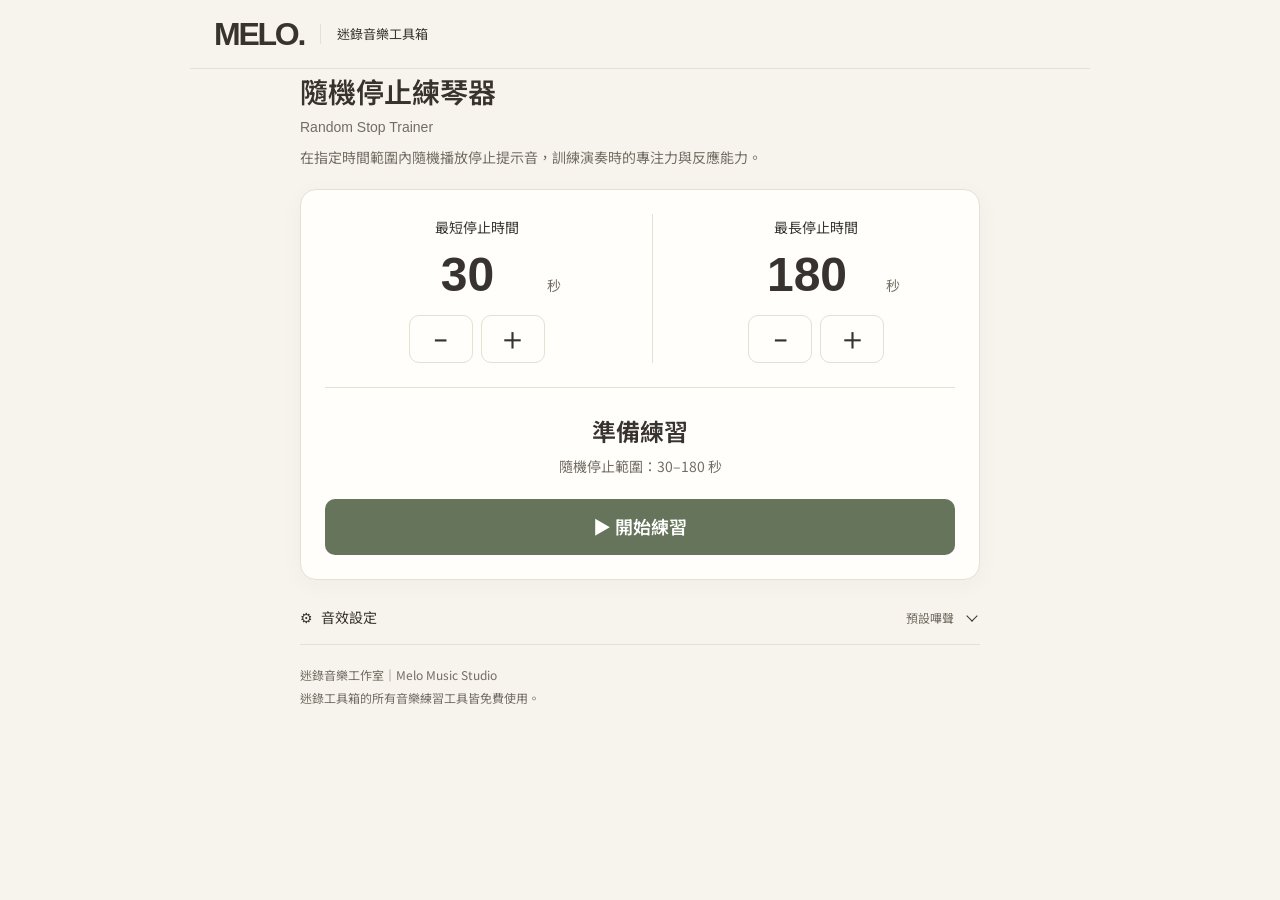
<file: random-stop/index.html>
<!DOCTYPE html>
<html lang="zh-Hant">
<head>
  <meta charset="UTF-8" />
  <meta name="viewport" content="width=device-width, initial-scale=1" />
  <meta name="theme-color" content="#F7F4ED" />
  <meta name="description" content="在指定時間範圍內隨機播放停止提示音，訓練演奏時的專注力與反應能力。" />
  <title>隨機停止練琴器 — MELO. 迷錄音樂工具箱</title>
  <link rel="preconnect" href="https://fonts.googleapis.com" />
  <link rel="preconnect" href="https://fonts.gstatic.com" crossorigin />
  <link href="https://fonts.googleapis.com/css2?family=Noto+Sans+TC:wght@400;500;600;700&display=swap" rel="stylesheet" />
  <link rel="icon" href="../chord-randomizer/images/melo-mark.svg" type="image/svg+xml" />
  <link rel="stylesheet" href="../chord-randomizer/css/tokens.css" />
  <style>
    * { box-sizing: border-box; }
    [hidden] { display: none !important; }
    html { color-scheme: light; }
    body { margin: 0; background: var(--bg); color: var(--text); font: 16px/1.6 var(--font-body); }
    button, input { font: inherit; }
    a { color: inherit; text-underline-offset: 4px; }
    :focus-visible { outline: 3px solid var(--primary-ink); outline-offset: 3px; }
    .site-header { max-width: 900px; margin: auto; padding: 12px 24px; display: flex; align-items: center; gap: 16px; border-bottom: 1px solid var(--border); }
    .brand { display: inline-flex; align-items: center; min-height: 44px; text-decoration: none; font: 800 32px/1 var(--font-latin); letter-spacing: -.07em; }
    .brand-name { font-size: 13px; border-left: 1px solid var(--border); padding-left: 16px; }
    main, footer { width: min(100% - 32px, 680px); margin-inline: auto; }
    h1, h2, p { margin: 0; }
    h1 { font-size: clamp(23px, 4vw, 28px); font-weight: 600; }
    .subtitle { color: var(--text-muted); font: 14px/1.6 var(--font-latin); margin-top: 2px; }
    .description { font-size: 14px; color: var(--text-muted); margin: 8px 0 20px; }
    .trainer { border: 1px solid var(--border); border-radius: var(--radius-card); background: var(--surface); box-shadow: var(--shadow-card); padding: 24px; }
    .time-settings { display: grid; grid-template-columns: repeat(2, minmax(0, 1fr)); gap: 24px; }
    .time-setting { min-width: 0; text-align: center; }
    .time-setting + .time-setting { border-left: 1px solid var(--border); padding-left: 24px; }
    .time-setting > label { font-size: 14px; }
    .number-field { display: flex; align-items: baseline; justify-content: center; gap: 4px; margin: 6px 0 10px; }
    .number-field input { width: 100%; max-width: 150px; min-width: 0; padding: 0; border: 0; border-radius: 4px; background: transparent; color: var(--text); text-align: center; font: 600 clamp(36px, 6vw, 48px)/1.25 var(--font-latin); appearance: textfield; }
    input::-webkit-inner-spin-button, input::-webkit-outer-spin-button { appearance: none; margin: 0; }
    .number-field span { color: var(--text-muted); font-size: 14px; }
    button, .file-button { min-height: 48px; border: 1px solid transparent; border-radius: var(--radius-control); padding: 10px 16px; background: var(--primary-hover); color: var(--on-primary); font-weight: 600; cursor: pointer; touch-action: manipulation; transition: background var(--motion); }
    button:hover:not(:disabled) { background: var(--primary-ink); }
    button:disabled { opacity: .45; cursor: default; }
    .secondary-btn { background: transparent; color: var(--text); border-color: var(--border); }
    .secondary-btn:hover:not(:disabled), .file-button:hover { background: var(--primary-soft); }
    .step-controls { display: flex; justify-content: center; gap: 8px; }
    .step-controls button { width: 64px; padding: 4px; font-size: 23px; }
    .setting-message { color: var(--danger); font-size: 14px; margin-top: 12px; }
    .setting-message:empty { display: none; }
    .practice { text-align: center; margin-top: 24px; padding-top: 24px; border-top: 1px solid var(--border); }
    #status { font-size: 24px; font-weight: 600; }
    #sessionDetail { min-height: 26px; color: var(--text-muted); font-size: 14px; margin: 4px 0 18px; font-variant-numeric: tabular-nums; }
    .practice-actions { display: grid; grid-template-columns: minmax(0, 1fr); gap: 8px; }
    .practice-actions.running { grid-template-columns: repeat(2, minmax(0, 1fr)); }
    .practice-actions button { min-height: 56px; font-size: 18px; }
    .sound-settings { margin-top: 12px; border-bottom: 1px solid var(--border); }
    summary { display: flex; align-items: center; gap: 8px; min-height: 52px; cursor: pointer; list-style: none; font-size: 14px; }
    summary::-webkit-details-marker { display: none; }
    .sound-summary { margin-left: auto; max-width: 45%; overflow: hidden; text-overflow: ellipsis; white-space: nowrap; color: var(--text-muted); font-size: 12px; }
    .chevron { width: 8px; height: 8px; border-right: 1.5px solid currentColor; border-bottom: 1.5px solid currentColor; transform: rotate(45deg); margin: 0 4px 4px 6px; }
    details[open] .chevron { transform: rotate(225deg); margin-bottom: -4px; }
    .sound-content { padding: 4px 0 18px; }
    .segmented { display: grid; grid-template-columns: repeat(2, minmax(0, 1fr)); gap: 4px; padding: 4px; border: 1px solid var(--border); border-radius: var(--radius-control); }
    .segmented button { background: transparent; color: var(--text-muted); font-size: 14px; }
    .segmented button[aria-pressed="true"] { background: var(--primary-soft); color: var(--primary-ink); }
    #uploadArea { margin-top: 14px; }
    .file-button { display: inline-flex; align-items: center; background: transparent; border-color: var(--border); color: var(--text); font-size: 14px; }
    .sr-only { position: absolute; width: 1px; height: 1px; padding: 0; margin: -1px; overflow: hidden; clip-path: inset(50%); white-space: nowrap; border: 0; }
    #soundName, #audioMessage { margin-top: 10px; font-size: 14px; color: var(--text-muted); overflow-wrap: anywhere; }
    #audioMessage:empty { display: none; }
    .sound-actions { display: flex; flex-wrap: wrap; gap: 8px; margin-top: 14px; }
    .sound-actions button { font-size: 14px; }
    footer { padding: 20px 0 24px; color: var(--text-muted); font-size: 12px; }
    footer p + p { margin-top: 4px; }
    @media (max-width: 599px) {
      .site-header { padding: 8px 16px; }
      .brand { font-size: 28px; }
      .brand-name { font-size: 12px; padding-left: 12px; }
      .description { margin-bottom: 14px; }
      .trainer { padding: 18px 14px; }
      .time-settings { gap: 12px; }
      .time-setting + .time-setting { padding-left: 12px; }
      .step-controls button { width: 52px; }
      .practice { margin-top: 18px; padding-top: 18px; }
      #status { font-size: 22px; }
      footer { padding-top: 14px; }
    }
    @media (prefers-reduced-motion: reduce) { * { transition: none !important; } }
  </style>
</head>
<body>
  <header class="site-header"><a class="brand" href="../index.html" aria-label="MELO. 迷錄音樂工具箱首頁">MELO.</a><span class="brand-name">迷錄音樂工具箱</span></header>
  <main>
    <h1>隨機停止練琴器</h1>
    <p class="subtitle" lang="en">Random Stop Trainer</p>
    <p class="description">在指定時間範圍內隨機播放停止提示音，訓練演奏時的專注力與反應能力。</p>
    <section class="trainer" aria-label="隨機停止練習">
      <div class="time-settings">
        <div class="time-setting"><label for="minTime">最短停止時間</label><div class="number-field"><input id="minTime" type="number" min="1" max="2147483" step="1" value="30" inputmode="numeric" aria-describedby="settingMessage" /><span>秒</span></div><div class="step-controls"><button class="secondary-btn" data-field="minTime" data-step="-1" aria-label="最短時間減少 1 秒">−</button><button class="secondary-btn" data-field="minTime" data-step="1" aria-label="最短時間增加 1 秒">＋</button></div></div>
        <div class="time-setting"><label for="maxTime">最長停止時間</label><div class="number-field"><input id="maxTime" type="number" min="1" max="2147483" step="1" value="180" inputmode="numeric" aria-describedby="settingMessage" /><span>秒</span></div><div class="step-controls"><button class="secondary-btn" data-field="maxTime" data-step="-1" aria-label="最長時間減少 1 秒">−</button><button class="secondary-btn" data-field="maxTime" data-step="1" aria-label="最長時間增加 1 秒">＋</button></div></div>
      </div>
      <p id="settingMessage" class="setting-message" role="status"></p>
      <div class="practice"><h2 id="status" role="status">準備練習</h2><p id="sessionDetail">隨機停止範圍：30–180 秒</p><div id="practiceActions" class="practice-actions"><button id="startBtn" type="button">▶ 開始練習</button><button id="restartBtn" class="secondary-btn" type="button" hidden>重來</button></div></div>
    </section>
    <details class="sound-settings" id="soundSettings">
      <summary><span aria-hidden="true">⚙</span><span>音效設定</span><span class="sound-summary" id="soundSummary">預設嗶聲</span><span class="chevron" aria-hidden="true"></span></summary>
      <div class="sound-content">
        <div class="segmented" role="group" aria-label="結尾音效"><button id="beepMode" type="button" aria-pressed="true">預設嗶聲</button><button id="customMode" type="button" aria-pressed="false">自訂 MP3</button></div>
        <div id="uploadArea" hidden><label class="file-button" for="soundFile">選擇音效檔案</label><input class="sr-only" id="soundFile" type="file" accept="audio/mp3,audio/*" /></div>
        <p id="soundName">目前音效：預設嗶聲</p>
        <div class="sound-actions"><button class="secondary-btn" id="testBtn" type="button">測試播放音效</button><button class="secondary-btn" id="clearSoundBtn" type="button" disabled>清除自訂音效</button></div>
        <p id="audioMessage" role="status"></p>
      </div>
    </details>
  </main>
  <footer><p>迷錄音樂工作室｜Melo Music Studio</p><p>迷錄工具箱的所有音樂練習工具皆免費使用。</p></footer>
  <script>
    const $ = id => document.getElementById(id);
    const settingsKey = 'melo-random-stop-times';
    const maxSeconds = 2147483; // Keep milliseconds within the browser timeout limit.
    let validTimes = { min: 30, max: 180 };
    let timer = null, elapsedTimer = null, startedAt = 0, state = 'idle';
    let endingAudio = null, audioURL = null, audioContext = null, db = null;
    let soundMode = 'beep', customName = '', soundRevision = 0;
    const soundFileInput = $('soundFile');

    function normalizeTime(value, fallback) {
      if (String(value).trim() === '' || !Number.isFinite(Number(value))) return fallback;
      return Math.min(maxSeconds, Math.max(1, Math.round(Number(value))));
    }
    function saveTimes() {
      try { localStorage.setItem(settingsKey, JSON.stringify(validTimes)); }
      catch { $('settingMessage').textContent = '此瀏覽器無法記住設定，本次仍可正常練習。'; }
    }
    function commitTimes() {
      const rawMin = $('minTime').value, rawMax = $('maxTime').value;
      const min = normalizeTime(rawMin, validTimes.min);
      const max = Math.max(min, normalizeTime(rawMax, validTimes.max));
      validTimes = { min, max };
      $('minTime').value = min; $('maxTime').value = max;
      $('settingMessage').textContent = String(min) !== rawMin || String(max) !== rawMax ? '已校正時間：請使用正整數，最長時間不得小於最短時間。' : '';
      saveTimes();
      if (state === 'idle') renderState();
    }
    function renderState() {
      const running = state === 'running';
      $('status').textContent = running ? '練習進行中' : state === 'ended' ? '練習結束' : '準備練習';
      $('startBtn').textContent = running ? '停止' : state === 'ended' ? '再練一次' : '▶ 開始練習';
      $('startBtn').classList.toggle('secondary-btn', running);
      $('restartBtn').hidden = !running;
      $('practiceActions').classList.toggle('running', running);
      if (state === 'idle') $('sessionDetail').textContent = `隨機停止範圍：${validTimes.min}–${validTimes.max} 秒`;
    }
    function elapsedText() { return `${((performance.now() - startedAt) / 1000).toFixed(1)} 秒`; }
    function cancelTimers() {
      clearTimeout(timer); clearInterval(elapsedTimer);
      timer = null; elapsedTimer = null;
    }
    function stopAudio() {
      if (endingAudio) { endingAudio.pause(); endingAudio.currentTime = 0; }
    }
    function resetTool() {
      cancelTimers(); stopAudio(); state = 'idle'; renderState();
    }
    function startRandomStop() {
      if (state === 'running') return;
      commitTimes(); stopAudio();
      // Unlock audio during the user gesture, without playing the custom recording aloud.
      try {
        audioContext ||= new (window.AudioContext || window.webkitAudioContext)();
        audioContext.resume().catch(() => {});
      } catch { /* Report unsupported audio if playback is requested. */ }
      if (endingAudio && soundMode === 'custom') {
        const audio = endingAudio;
        audio.muted = true;
        const unlock = audio.play();
        if (unlock) unlock.then(() => { audio.pause(); audio.currentTime = 0; audio.muted = false; }).catch(() => { audio.muted = false; });
      }
      const randomSeconds = Math.floor(Math.random() * (validTimes.max - validTimes.min + 1)) + validTimes.min;
      startedAt = performance.now(); state = 'running'; renderState();
      $('sessionDetail').textContent = '已練習 0.0 秒';
      elapsedTimer = setInterval(() => { $('sessionDetail').textContent = '已練習 ' + elapsedText(); }, 100);
      timer = setTimeout(() => {
        cancelTimers(); state = 'ended'; renderState();
        $('sessionDetail').textContent = '本次實際練習 ' + elapsedText();
        playEndingSound();
      }, randomSeconds * 1000);
    }
    function updateSoundUI() {
      $('beepMode').setAttribute('aria-pressed', String(soundMode === 'beep'));
      $('customMode').setAttribute('aria-pressed', String(soundMode === 'custom'));
      $('uploadArea').hidden = soundMode !== 'custom';
      const name = soundMode === 'custom' && endingAudio ? customName : '預設嗶聲';
      $('soundSummary').textContent = name;
      $('soundName').textContent = soundMode === 'custom' && !endingAudio ? '尚未選擇檔案，暫使用預設嗶聲' : '目前音效：' + name;
      $('clearSoundBtn').disabled = !endingAudio;
    }
    function setCustomAudio(file, name) {
      stopAudio();
      if (audioURL) URL.revokeObjectURL(audioURL);
      audioURL = URL.createObjectURL(file); endingAudio = new Audio(audioURL);
      endingAudio.volume = 1; customName = name || file.name || '自訂音效';
      soundMode = 'custom'; updateSoundUI();
    }
    function openDB() {
      return new Promise((resolve, reject) => {
        const request = indexedDB.open('RandomStopSoundDB', 1);
        request.onupgradeneeded = () => {
          if (!request.result.objectStoreNames.contains('sounds')) request.result.createObjectStore('sounds');
        };
        request.onsuccess = () => { db = request.result; resolve(db); };
        request.onerror = () => reject(request.error);
      });
    }
    const dbReady = openDB();
    dbReady.catch(() => { $('audioMessage').textContent = '無法存取音效儲存空間，仍可使用本次選取的音效。'; });
    async function writeSound(file) {
      await dbReady;
      return new Promise((resolve, reject) => {
        const transaction = db.transaction(['sounds'], 'readwrite');
        const store = transaction.objectStore('sounds');
        if (file) { store.put(file, 'customSound'); store.put(file.name, 'customSoundName'); }
        else { store.delete('customSound'); store.delete('customSoundName'); }
        transaction.oncomplete = resolve; transaction.onerror = () => reject(transaction.error);
        transaction.onabort = () => reject(transaction.error);
      });
    }
    async function loadSound() {
      const revision = soundRevision;
      try {
        await dbReady;
        const transaction = db.transaction(['sounds'], 'readonly');
        const store = transaction.objectStore('sounds');
        const file = store.get('customSound'), name = store.get('customSoundName');
        transaction.oncomplete = () => {
          if (file.result && revision === soundRevision) setCustomAudio(file.result, name.result);
        };
      } catch { /* The database warning is displayed by dbReady. */ }
    }
    async function clearCustomSound() {
      soundRevision++; stopAudio(); endingAudio = null;
      if (audioURL) URL.revokeObjectURL(audioURL);
      audioURL = null; customName = ''; soundFileInput.value = ''; soundMode = 'beep'; updateSoundUI();
      try { await writeSound(null); $('audioMessage').textContent = '已清除自訂音效。'; }
      catch { $('audioMessage').textContent = '本次已清除，但無法更新儲存空間；重新開頁後可能恢復舊音效。'; }
    }
    async function playEndingSound() {
      $('audioMessage').textContent = '';
      try {
        if (soundMode === 'custom' && endingAudio) {
          endingAudio.muted = false; endingAudio.currentTime = 0; await endingAudio.play();
        } else {
          audioContext ||= new (window.AudioContext || window.webkitAudioContext)();
          await audioContext.resume();
          const oscillator = audioContext.createOscillator(), gain = audioContext.createGain();
          oscillator.type = 'sine'; oscillator.frequency.value = 880;
          oscillator.connect(gain); gain.connect(audioContext.destination);
          gain.gain.setValueAtTime(0.5, audioContext.currentTime);
          gain.gain.exponentialRampToValueAtTime(0.001, audioContext.currentTime + 1.2);
          oscillator.start(); oscillator.stop(audioContext.currentTime + 1.2);
          oscillator.onended = () => { oscillator.disconnect(); gain.disconnect(); };
        }
      } catch {
        $('audioMessage').textContent = '音效無法播放，請確認檔案可播放，並按測試播放重試。';
        $('soundSettings').open = true;
      }
    }
    for (const id of ['minTime', 'maxTime']) {
      $(id).addEventListener('change', commitTimes);
      $(id).addEventListener('keydown', event => { if (event.key === 'Enter') { commitTimes(); $(id).blur(); } });
    }
    document.querySelectorAll('[data-step]').forEach(button => button.addEventListener('click', () => {
      const input = $(button.dataset.field);
      input.value = normalizeTime(input.value, validTimes[button.dataset.field === 'minTime' ? 'min' : 'max']) + Number(button.dataset.step);
      commitTimes();
    }));
    $('startBtn').addEventListener('click', () => state === 'running' ? resetTool() : startRandomStop());
    $('restartBtn').addEventListener('click', () => { resetTool(); startRandomStop(); });
    $('beepMode').addEventListener('click', () => { soundRevision++; soundMode = 'beep'; updateSoundUI(); });
    $('customMode').addEventListener('click', () => { soundRevision++; soundMode = 'custom'; updateSoundUI(); });
    $('testBtn').addEventListener('click', playEndingSound);
    $('clearSoundBtn').addEventListener('click', clearCustomSound);
    soundFileInput.addEventListener('change', async () => {
      const file = soundFileInput.files[0]; if (!file) return;
      if (!file.size || (file.type && !file.type.startsWith('audio/'))) {
        $('audioMessage').textContent = '請選擇有效的音效檔案。'; soundFileInput.value = ''; return;
      }
      soundRevision++; setCustomAudio(file, file.name);
      try { await writeSound(file); $('audioMessage').textContent = '已記住自訂音效。'; }
      catch { $('audioMessage').textContent = '音效可供本次使用，但無法儲存至此瀏覽器。'; }
    });
    try {
      const saved = JSON.parse(localStorage.getItem(settingsKey));
      if (saved && Number.isInteger(saved.min) && Number.isInteger(saved.max) && saved.min > 0 && saved.max >= saved.min && saved.max <= maxSeconds) validTimes = { min: saved.min, max: saved.max };
    } catch { /* Use defaults if stored data is unavailable or invalid. */ }
    $('minTime').value = validTimes.min; $('maxTime').value = validTimes.max;
    renderState(); updateSoundUI(); loadSound();
  </script>
</body>
</html>
</file>
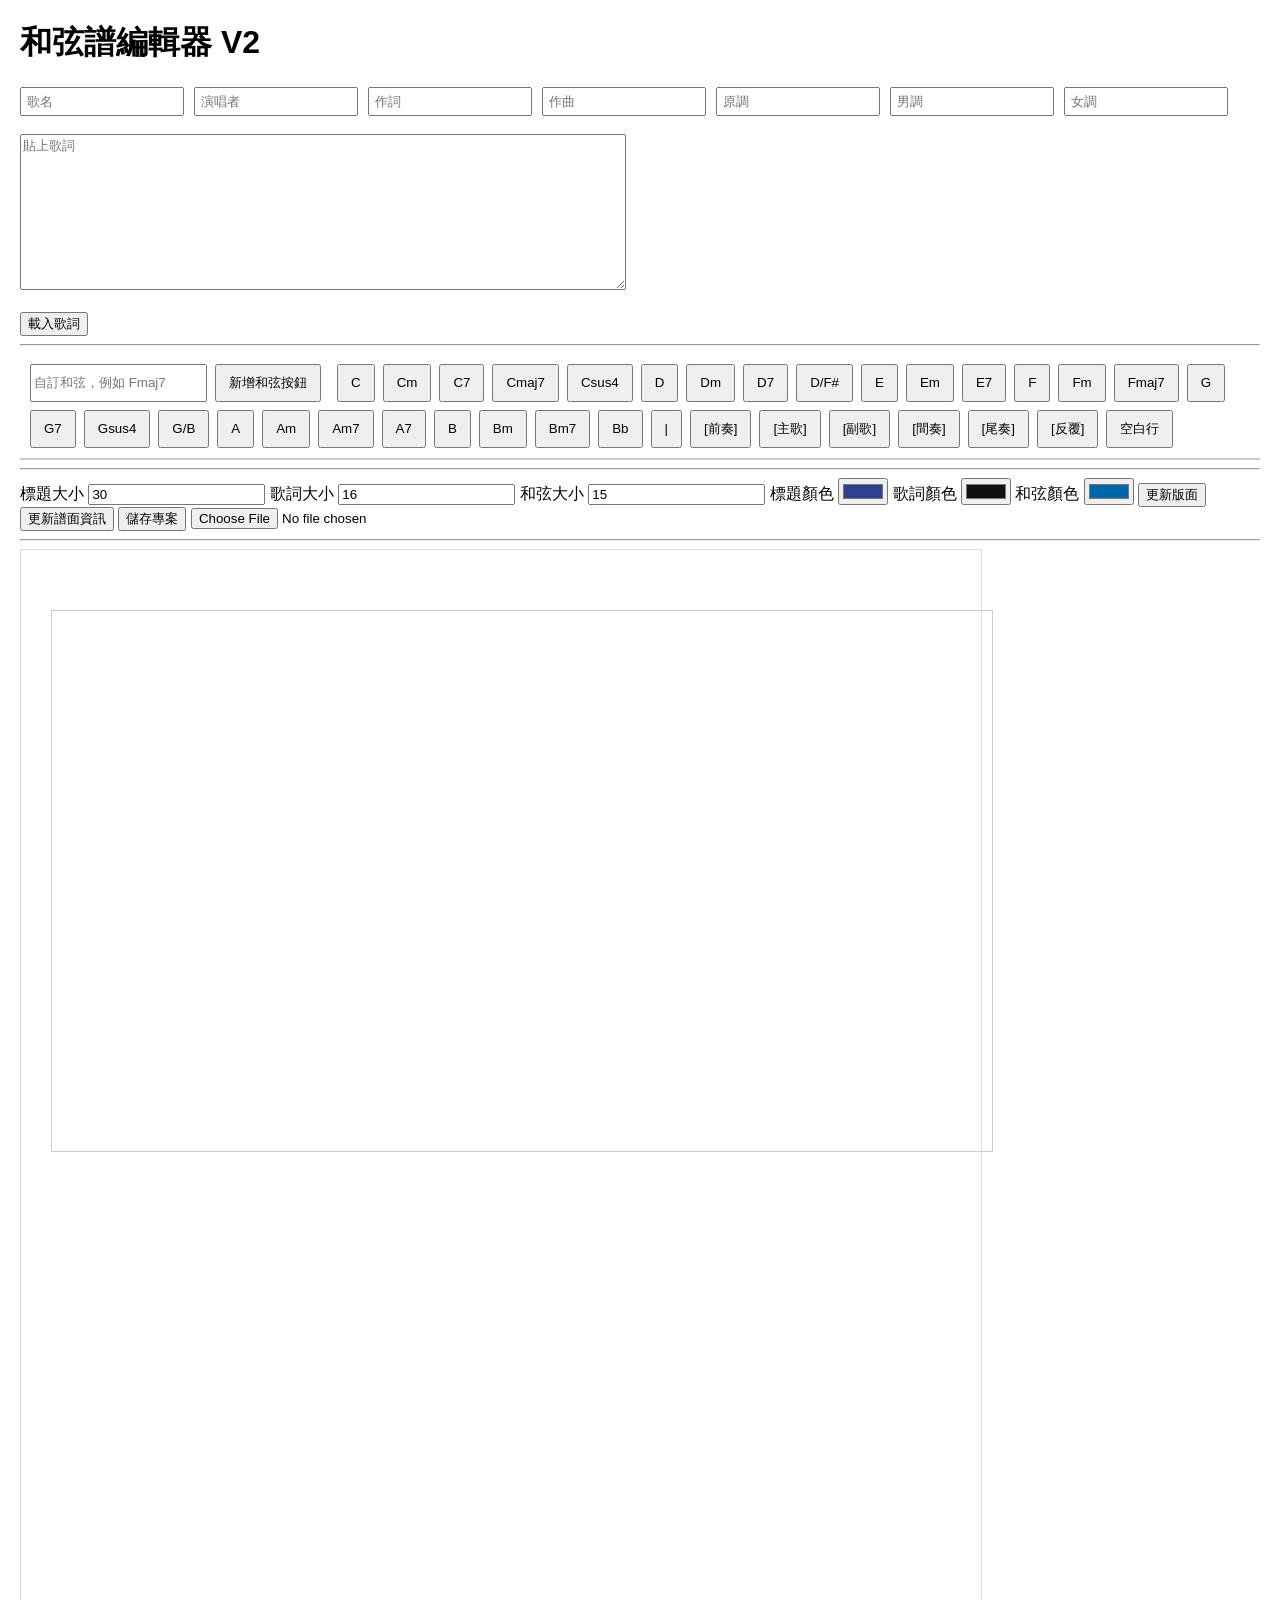
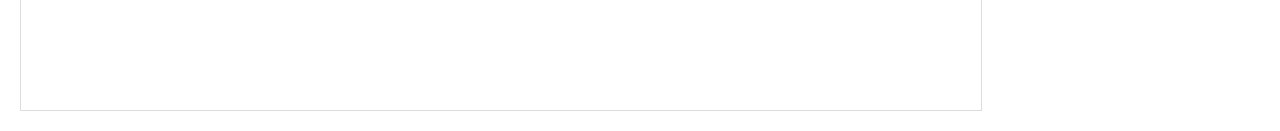
<file: V1/index.html>
<!DOCTYPE html>
<html lang="zh-Hant">
<head>
    <meta charset="UTF-8">
    <title>和弦譜編輯器</title>
    <link rel="stylesheet" href="style.css">
</head>
<body>

<h1>和弦譜編輯器 V2</h1>

<div class="song-info">

    <input id="title" placeholder="歌名">
    <input id="artist" placeholder="演唱者">
    <input id="lyricist" placeholder="作詞">
    <input id="composer" placeholder="作曲">
    <input id="key" placeholder="原調">
    <input id="maleKey" placeholder="男調">
    <input id="femaleKey" placeholder="女調">

</div>

<br>

<textarea id="lyricsInput" placeholder="貼上歌詞"></textarea>

<br><br>

<button id="loadLyrics">載入歌詞</button>

<hr>

<div id="toolbar">

    <input id="customChordInput" placeholder="自訂和弦，例如 Fmaj7">

    <button id="addCustomChordBtn">新增和弦按鈕</button>

    <br><br>

    <button class="chordBtn">C</button>
    <button class="chordBtn">Cm</button>
    <button class="chordBtn">C7</button>
    <button class="chordBtn">Cmaj7</button>
    <button class="chordBtn">Csus4</button>

    <button class="chordBtn">D</button>
    <button class="chordBtn">Dm</button>
    <button class="chordBtn">D7</button>
    <button class="chordBtn">D/F#</button>

    <button class="chordBtn">E</button>
    <button class="chordBtn">Em</button>
    <button class="chordBtn">E7</button>

    <button class="chordBtn">F</button>
    <button class="chordBtn">Fm</button>
    <button class="chordBtn">Fmaj7</button>

    <button class="chordBtn">G</button>
    <button class="chordBtn">G7</button>
    <button class="chordBtn">Gsus4</button>
    <button class="chordBtn">G/B</button>

    <button class="chordBtn">A</button>
    <button class="chordBtn">Am</button>
    <button class="chordBtn">Am7</button>
    <button class="chordBtn">A7</button>

    <button class="chordBtn">B</button>
    <button class="chordBtn">Bm</button>
    <button class="chordBtn">Bm7</button>
    <button class="chordBtn">Bb</button>

    <button id="barBtn">|</button>
    <button class="sectionBtn">[前奏]</button>
    <button class="sectionBtn">[主歌]</button>
    <button class="sectionBtn">[副歌]</button>
    <button class="sectionBtn">[間奏]</button>
    <button class="sectionBtn">[尾奏]</button>
    <button class="sectionBtn">[反覆]</button>
    <button class="sectionBtn">空白行</button>
</div>
<hr>

<div id="stylePanel">
    標題大小
    <input id="titleSize" type="number" value="30">

    歌詞大小
    <input id="lyricSize" type="number" value="16">

    和弦大小
    <input id="chordSize" type="number" value="15">

    標題顏色
    <input id="titleColor" type="color" value="#303f8f">

    歌詞顏色
    <input id="lyricColor" type="color" value="#111111">

    和弦顏色
    <input id="chordColor" type="color" value="#0066aa">

    <button id="applyStyleBtn">更新版面</button>
</div>

<button id="updateInfoBtn">更新譜面資訊</button>
<button id="saveProjectBtn">儲存專案</button>
<input type="file" id="loadProjectInput" accept=".json">

<hr>

<div id="scorePage">

    <div id="scoreHeader">

        <div id="leftInfo"></div>
        <div id="scoreTitle"></div>
        <div id="rightInfo"></div>

    </div>

    <div id="editor"></div>

</div>

<script src="script.js"></script>

</body>
</html>
</file>
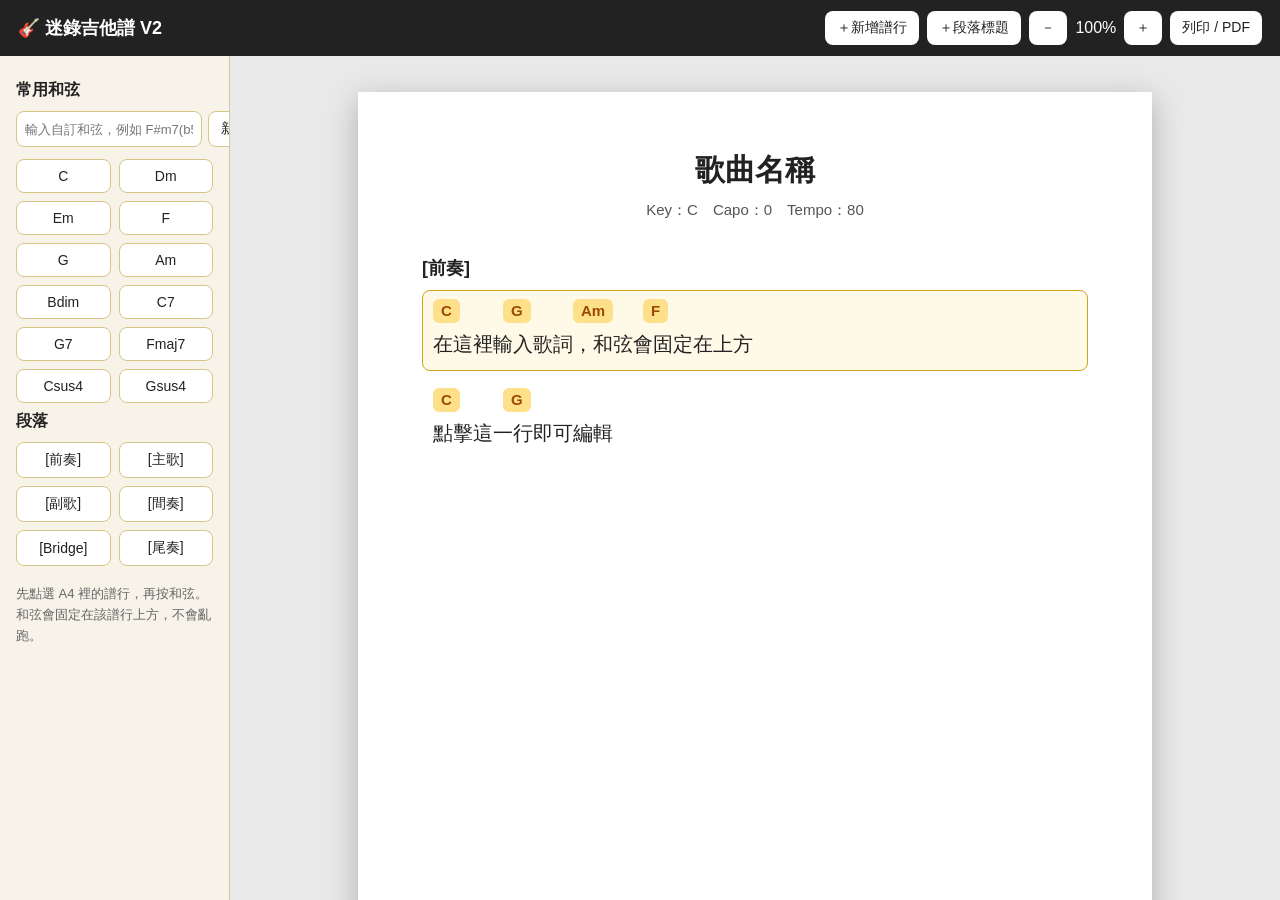
<file: 迷錄吉他譜 V2/index.html>
<!DOCTYPE html>
<html lang="zh-Hant">
<head>
  <meta charset="UTF-8" />
  <meta name="viewport" content="width=device-width, initial-scale=1.0" />
  <title>迷錄吉他譜 V2</title>
  <link rel="stylesheet" href="css/style.css" />
</head>
<body>
  <header class="topbar">
    <div class="brand">🎸 迷錄吉他譜 V2</div>

    <div class="toolbar">
      <button id="addLineBtn">＋新增譜行</button>
      <button id="addSectionBtn">＋段落標題</button>
      <button id="zoomOutBtn">－</button>
      <span id="zoomLabel">100%</span>
      <button id="zoomInBtn">＋</button>
      <button id="printBtn">列印 / PDF</button>
    </div>
  </header>

  <main class="app">
    <aside class="sidebar">
      <h3>常用和弦</h3>
      <div class="custom-chord-box">
        <input id="customChordInput" type="text" placeholder="輸入自訂和弦，例如 F#m7(b5)" />
        <button id="addCustomChordBtn">新增</button>
      </div>
      <div class="chord-grid">
        <button class="chord-btn">C</button>
        <button class="chord-btn">Dm</button>
        <button class="chord-btn">Em</button>
        <button class="chord-btn">F</button>
        <button class="chord-btn">G</button>
        <button class="chord-btn">Am</button>
        <button class="chord-btn">Bdim</button>
        <button class="chord-btn">C7</button>
        <button class="chord-btn">G7</button>
        <button class="chord-btn">Fmaj7</button>
        <button class="chord-btn">Csus4</button>
        <button class="chord-btn">Gsus4</button>
      </div>

      <h3>段落</h3>
      <div class="section-grid">
        <button class="section-btn">[前奏]</button>
        <button class="section-btn">[主歌]</button>
        <button class="section-btn">[副歌]</button>
        <button class="section-btn">[間奏]</button>
        <button class="section-btn">[Bridge]</button>
        <button class="section-btn">[尾奏]</button>
      </div>

      <p class="hint">
        先點選 A4 裡的譜行，再按和弦。<br>
        和弦會固定在該譜行上方，不會亂跑。
      </p>
    </aside>

    <section class="workspace">
      <div class="page-scale" id="pageScale">
        <div class="page" id="page">
          <div class="score-header">
            <div class="song-title" contenteditable="true">歌曲名稱</div>
            <div class="song-meta" contenteditable="true">Key：C　Capo：0　Tempo：80</div>
          </div>

          <div class="score-body" id="scoreBody">
            <div class="section-title" contenteditable="true">[前奏]</div>

            <div class="score-line active">
              <div class="chord-row" contenteditable="true">C　　　G　　　Am　　　F</div>
              <div class="lyric-row" contenteditable="true">在這裡輸入歌詞，和弦會固定在上方</div>
            </div>

            <div class="score-line">
              <div class="chord-row" contenteditable="true">C　　　G</div>
              <div class="lyric-row" contenteditable="true">點擊這一行即可編輯</div>
            </div>
          </div>

          <div class="watermark">迷錄音樂工作室 Melo Music Studio</div>
        </div>
      </div>
    </section>
  </main>

  <script src="js/script.js"></script>
</body>
</html>
</file>
<file: chord-randomizer/css/tokens.css>
/* MELO. design tokens — reusable without tool-specific selectors. */
:root {
  --bg: #F7F4ED;
  --surface: #FFFEFA;
  --text: #38332E;
  --text-muted: #736D64; /* Slightly deeper for readable small text on cream. */
  --primary: #78866B;
  --primary-hover: #65745A;
  --accent: #C98B60;
  --border: #E5DFD4;
  --on-primary: #FFFFFF;
  --primary-ink: #506044;
  --primary-soft: #EDF0E7;
  --accent-soft: #F6EBE0;
  --danger: #925744;
  --font-body: "Noto Sans TC", "PingFang TC", "Microsoft JhengHei", sans-serif;
  --font-latin: "Helvetica Neue", Arial, sans-serif;
  --space-1: 4px;
  --space-2: 8px;
  --space-3: 12px;
  --space-4: 16px;
  --space-5: 24px;
  --space-6: 32px;
  --space-7: 48px;
  --space-8: 64px;
  --radius-card: 16px;
  --radius-control: 10px;
  --shadow-card: 0 5px 24px rgba(56, 51, 46, .035);
  --motion: 200ms;
}
</file>
<file: css/home.css>
/* Home layout only. Brand values come from the practice tool's shared tokens. */
* { box-sizing: border-box; }
html { color-scheme: light; }
body { margin: 0; padding: 40px 20px 24px; min-height: 100vh; background: var(--bg); color: var(--text); font: 16px/1.7 var(--font-body); }
.container { max-width: 900px; margin: 0 auto; text-align: center; }
h1, h2, h3, p { margin: 0; }
a { color: inherit; text-underline-offset: 4px; }
:focus-visible { outline: 3px solid var(--primary-ink); outline-offset: 4px; }
.site-header { margin-bottom: 36px; }
.site-header h1 { font: 800 46px/1.1 var(--font-latin); letter-spacing: -.07em; }
.subtitle { font-size: 18px; font-weight: 500; margin-top: 10px; }
.studio-name { color: var(--text-muted); font: 13px/1.6 var(--font-latin); margin-top: 4px; letter-spacing: .04em; }
.tools { display: grid; grid-template-columns: repeat(3, minmax(0, 1fr)); gap: 20px; }
.card, .service-card { min-width: 0; background: var(--surface); border: 1px solid var(--border); border-radius: var(--radius-card); box-shadow: var(--shadow-card); }
.card { display: block; padding: 28px 20px; text-decoration: none; transition: transform var(--motion), border-color var(--motion), box-shadow var(--motion); }
.icon { width: 48px; height: 48px; color: var(--primary-ink); margin: 0 auto 12px; }
.icon svg { display: block; width: 100%; height: 100%; }
.card h2 { margin: 8px 0; font-size: 24px; line-height: 1.4; font-weight: 600; overflow-wrap: anywhere; }
.card p { color: var(--text-muted); font-size: 15px; line-height: 1.6; overflow-wrap: anywhere; }
.card.coming { background: color-mix(in srgb, var(--surface) 50%, var(--bg)); cursor: not-allowed; }
.coming h2 { color: var(--text-muted); }
.coming .icon { color: var(--primary); opacity: .65; }
.coming p { display: inline-block; border: 1px solid var(--border); border-radius: 20px; padding: 2px 12px; font: 12px/1.6 var(--font-latin); margin-top: 4px; }
@media (hover: hover) {
  a.card:hover { transform: translateY(-3px); border-color: var(--primary); box-shadow: 0 8px 24px rgba(56,51,46,.07); }
  .footer a:hover { color: var(--primary-ink); }
}
a.card:active { transform: translateY(-1px); background: var(--primary-soft); }
.eyebrow { color: var(--primary-ink); font: 600 11px/1.5 var(--font-latin); letter-spacing: .15em; margin-bottom: 8px; }
.free-note { background: var(--primary-soft); border-radius: var(--radius-card); margin-top: 32px; padding: 24px 32px; }
.free-note h2, .section-heading h2 { font-size: 21px; font-weight: 600; line-height: 1.5; }
.free-note > p:last-child { max-width: 660px; margin: 10px auto 0; font-size: 14px; color: var(--text-muted); }
.section-block { margin-top: 36px; text-align: left; }
.about { display: grid; grid-template-columns: 1fr 1.6fr; gap: 32px; border-block: 1px solid var(--border); padding-block: 28px; }
.about-copy { min-width: 0; color: var(--text-muted); font-size: 15px; }
/* An actual studio photo may be added inside .about-copy without changing the section. */
.about-copy img { display: block; width: 100%; height: auto; border-radius: var(--radius-card); margin-top: 16px; }
.services { display: grid; grid-template-columns: repeat(3, minmax(0, 1fr)); gap: 20px; margin-top: 18px; }
.service-card { padding: 20px; }
.service-card h3 { font-size: 16px; font-weight: 600; line-height: 1.6; }
.service-card p { color: var(--text-muted); font-size: 14px; margin-top: 8px; }
.footer { display: flex; flex-wrap: wrap; justify-content: space-between; align-items: center; gap: 20px; text-align: left; margin-top: 40px; padding-top: 24px; border-top: 1px solid var(--border); color: var(--text-muted); }
.brand-mark { color: var(--text); font: 800 26px/1 var(--font-latin); letter-spacing: -.07em; }
.footer p { font: 12px/1.6 var(--font-latin); margin-top: 6px; }
.footer nav { display: flex; flex-wrap: wrap; gap: 4px 18px; }
.footer a { display: inline-flex; align-items: center; min-height: 44px; font-size: 13px; text-decoration: none; }
.footer small { flex-basis: 100%; font: 12px/1.6 var(--font-latin); }
@media (max-width: 799px) {
  .tools, .services { grid-template-columns: repeat(2, minmax(0, 1fr)); }
  .about { grid-template-columns: 1fr; gap: 14px; }
}
@media (max-width: 559px) {
  body { padding: 24px 16px; }
  .site-header { margin-bottom: 28px; }
  .site-header h1 { font-size: 40px; }
  .subtitle { font-size: 17px; }
  .tools, .services { grid-template-columns: minmax(0, 1fr); gap: 16px; }
  .card { padding: 24px 20px; }
  .card h2 { font-size: 22px; }
  .free-note { padding: 24px 20px; margin-top: 24px; text-align: left; }
  .section-block { margin-top: 28px; }
  .free-note h2, .section-heading h2 { font-size: 20px; }
  .footer { margin-top: 28px; gap: 12px; }
}
@media (prefers-reduced-motion: reduce) {
  .card { transition: none; }
  a.card:hover, a.card:active { transform: none; }
}
</file>
<file: capo/style.css>
* { box-sizing: border-box; }
html { color-scheme: light; }
body { margin: 0; background: var(--bg); color: var(--text); font: 16px/1.6 var(--font-body); }
header { max-width: 900px; margin: auto; padding: 16px 24px; display: flex; align-items: center; gap: 16px; border-bottom: 1px solid var(--border); }
.brand { font: 800 32px/1 var(--font-latin); letter-spacing: -.07em; color: inherit; text-decoration: none; display: inline-flex; align-items: center; min-height: 44px; }
header span { font-size: 13px; border-left: 1px solid var(--border); padding-left: 16px; }
main { max-width: 900px; margin: 24px auto; padding: 0 16px; }
h1 { font-size: 24px; font-weight: 600; margin: 0 0 16px; }
.card { padding: 24px; text-align: center; background: var(--surface); border: 1px solid var(--border); border-radius: var(--radius-card); box-shadow: var(--shadow-card); }
button { font: inherit; color: inherit; min-height: 48px; border: 1px solid var(--border); border-radius: var(--radius-control); background: transparent; cursor: pointer; padding: 10px 20px; transition: background var(--motion), transform var(--motion); touch-action: manipulation; }
button:disabled { opacity: .4; cursor: default; }
button:active:not(:disabled) { transform: translateY(1px); }
:focus-visible { outline: 3px solid var(--primary-ink); outline-offset: 3px; }
.play-options { display: flex; flex-direction: column; align-items: center; gap: 12px; }
.play-row { display: flex; flex-wrap: wrap; gap: 8px; justify-content: center; }
.common-plays { min-width: 0; max-width: 100%; margin: 0; padding: 8px 12px 12px; border: 2px solid var(--primary-ink); border-radius: var(--radius-control); }
.common-plays legend { padding: 0 8px; color: var(--primary-ink); font-size: 14px; font-weight: 600; }
.play-options button { min-width: 112px; }
.play-options [aria-pressed=true] { background: var(--primary-hover); border-color: transparent; color: var(--on-primary); }
.capo-control { display: flex; align-items: center; justify-content: center; gap: 24px; margin-top: 20px; }
.capo-control button { width: 48px; padding: 8px; font-size: 24px; }
.capo-control > div { min-width: 88px; }
.control-label { display: block; color: var(--text-muted); font: 14px var(--font-latin); }
output { display: block; font-size: 30px; font-weight: 600; font-variant-numeric: tabular-nums; }
.hint { color: var(--text-muted); font-size: 14px; margin: 8px 0; }
.board-scroll { overflow-x: auto; margin-top: 16px; border-radius: 8px; }
#fretboard { display: block; width: 100%; min-width: 650px; height: auto; }
.neck { fill: var(--accent-soft); stroke: var(--border); }
.high-fret-area { fill: #D6D6D6; }
.string { stroke: #A99B88; }
.fret { stroke: #BFB7A9; stroke-width: 2; }
.nut { stroke: var(--text-muted); stroke-width: 5; }
.marker { fill: #CDBEA8; }
.fret-choice { cursor: pointer; }
.fret-choice .hit { fill: transparent; }
.fret-choice text { fill: var(--text-muted); font: 14px var(--font-latin); text-anchor: middle; }
.fret-choice .capo { fill: var(--primary-ink); opacity: 0; pointer-events: none; }
.fret-choice[aria-pressed=true] .capo { opacity: 1; }
.fret-choice[aria-pressed=true] text { fill: var(--primary-ink); font-weight: 700; }
.fret-choice:focus { outline: none; }
.fret-choice:focus-visible .hit { stroke: var(--primary-ink); stroke-width: 2; fill: #78866B14; }
.result { border-top: 1px solid var(--border); margin-top: 16px; padding-top: 20px; overflow-wrap: anywhere; }
.result h2 { font: 600 clamp(36px, 7vw, 60px)/1.3 var(--font-latin); margin: 0; }
#minor { font: 400 clamp(22px, 4vw, 30px)/1.4 var(--font-latin); margin: 8px 0; color: var(--primary-ink); }
#combination { font: 14px/1.6 var(--font-latin); color: var(--text-muted); margin: 12px 0 0; }
.back-link { display: flex; align-items: center; justify-content: center; min-height: 48px; width: fit-content; margin: 16px auto 0; padding: 8px 16px; border: 1px solid var(--border); border-radius: var(--radius-control); color: var(--text); text-decoration: none; }
footer { text-align: center; color: var(--text-muted); font-size: 12px; padding: 0 16px 24px; }
@media (hover: hover) { button:hover:not(:disabled), .back-link:hover { background: var(--primary-soft); } .play-options [aria-pressed=true]:hover { background: var(--primary-ink); } .fret-choice:hover .hit { fill: #78866B14; } }
@media (max-width: 599px) { header { padding: 10px 16px; } .card { padding: 20px 12px; } .board-hint { text-align: left; } }
@media (prefers-reduced-motion: reduce) { button { transition: none; } button:active:not(:disabled) { transform: none; } }
</file>
<file: chord-randomizer/css/style.css>
/* Shared MELO. controls, then practice layout, focus view and responsive rules. */
* { box-sizing: border-box; }
[hidden] { display: none !important; }
html { color-scheme: light; }
body { margin: 0; background: var(--bg); color: var(--text); font: 16px/1.6 var(--font-body); }
button, input, textarea, select { font: inherit; max-width: 100%; }
a { color: inherit; text-underline-offset: 5px; }
:focus-visible { outline: 3px solid var(--primary-ink); outline-offset: 3px; }
button { min-height: 48px; border: 1px solid transparent; border-radius: var(--radius-control); padding: 10px 16px; background: var(--primary-hover); color: var(--on-primary); font-weight: 600; cursor: pointer; touch-action: manipulation; transition: background var(--motion), transform var(--motion); }
button:hover:not(:disabled) { background: var(--primary-ink); }
button:active:not(:disabled) { transform: translateY(1px); }
button:disabled { opacity: .45; cursor: default; }
.secondary-btn, .quiet-btn { background: transparent; border-color: var(--border); color: var(--text); }
.secondary-btn:hover:not(:disabled), .quiet-btn:hover:not(:disabled) { background: var(--primary-soft); }
.danger-btn { background: transparent; border-color: #DDC6B9; color: var(--danger); }
.danger-btn:hover:not(:disabled), .text-btn:hover:not(:disabled) { background: var(--accent-soft); }
.text-btn { background: transparent; color: var(--text-muted); }
input:not([type=checkbox]), textarea, select { width: 100%; min-height: 46px; border: 1px solid var(--border); border-radius: var(--radius-control); background: var(--surface); color: var(--text); padding: 9px 12px; }
input:disabled, select:disabled { background-color: #F1EEE7; color: var(--text-muted); }
textarea { display: block; min-height: 80px; resize: vertical; line-height: 1.6; margin-top: 12px; }
textarea::placeholder { color: var(--text-muted); }
select { appearance: none; padding-right: 34px; background-image: url("data:image/svg+xml,%3Csvg xmlns='http://www.w3.org/2000/svg' width='12' height='8'%3E%3Cpath d='m1 1 5 5 5-5' fill='none' stroke='%23777168' stroke-width='1.5'/%3E%3C/svg%3E"); background-position: right 12px center; background-repeat: no-repeat; }
label { display: block; font-size: 14px; }
label + input, label + select { margin-top: 6px; }
h1, h2, p { margin: 0; }
h1 { font-size: 24px; font-weight: 600; letter-spacing: .02em; }
h2 { font-size: 14px; font-weight: 500; }
.hint, .status-text { color: var(--text-muted); font-size: 14px; }
.hint { margin-top: 8px; }
.sr-only { position: absolute; width: 1px; height: 1px; padding: 0; margin: -1px; overflow: hidden; clip-path: inset(50%); white-space: nowrap; border: 0; }
.site-header { max-width: 1160px; margin: auto; min-height: 80px; padding: 12px 24px; display: flex; align-items: center; gap: 16px; border-bottom: 1px solid var(--border); }
.brand { min-height: 44px; display: flex; align-items: center; gap: 16px; text-decoration: none; }
.brand-mark { font: 800 32px/1 var(--font-latin); letter-spacing: -.07em; }
.brand-name { font-size: 13px; padding-left: 16px; border-left: 1px solid var(--border); }
.brand-art { object-fit: contain; margin-left: auto; width: 64px; height: 56px; }
.page { max-width: 1160px; margin: auto; padding: 0 24px 32px; }
.mode-bar { display: flex; align-items: center; justify-content: space-between; gap: 16px; padding-block: 20px; }
.workspace { display: grid; grid-template-columns: minmax(0, 7fr) minmax(280px, 3fr); align-items: start; gap: 20px; }
.workspace > *, .settings-column { min-width: 0; }
.card { background: var(--surface); border: 1px solid var(--border); border-radius: var(--radius-card); padding: 24px; box-shadow: var(--shadow-card); }
.settings-column { display: grid; gap: 16px; }
summary { cursor: pointer; padding-block: 4px; font-size: 15px; font-weight: 500; }
.details-content { padding-top: 12px; }
.details-content > div + div { margin-top: 14px; }
.details-content label:not(.sr-only) { margin-top: 12px; }
.details-content .checkbox-row label { margin-top: 0; }
.button-group { display: flex; flex-wrap: wrap; gap: 8px; }
.input-card .button-group { margin-top: 12px; }
.input-card .button-group button { flex: 1 1 auto; font-size: 13px; padding-inline: 8px; }
.saved-section { border-top: 1px solid var(--border); padding-top: 12px; margin-top: 16px; }
.saved-box { color: var(--primary-ink); font-size: 14px; margin-top: 8px; white-space: pre-wrap; overflow-wrap: anywhere; }
.checkbox-row { display: flex; align-items: center; gap: 10px; margin-block: 14px; }
.checkbox-row label { font-size: 14px; }
input[type=checkbox] { width: 20px; height: 20px; flex-shrink: 0; margin: 0; accent-color: var(--primary-ink); }
.acceleration-badge { margin-left: 10px; display: inline-block; font-size: 12px; font-weight: 400; color: var(--primary-ink); background: var(--primary-soft); padding: 2px 8px; border-radius: 16px; }
.practice-stage { text-align: center; padding: 20px 24px; min-height: 0; }
.stage-top { display: flex; justify-content: flex-end; align-items: center; gap: 12px; }
#stageMode { font-size: 13px; color: var(--text-muted); }
.stage-top button { min-height: 44px; padding: 8px 12px; font-size: 14px; }
.practice-chord { display: flex; align-items: center; justify-content: center; min-height: 144px; font: 500 clamp(72px, 8vw, 96px)/1.2 var(--font-latin); overflow-wrap: anywhere; letter-spacing: -.025em; padding: 12px 0; }
.practice-chord.long-chord { font-size: clamp(48px, 6vw, 72px); }
.result { min-height: 144px; display: flex; align-items: center; justify-content: center; font-size: clamp(26px, 3vw, 40px); overflow-wrap: anywhere; padding-block: 12px; }
.progress-area { min-height: 46px; display: flex; flex-direction: column; align-items: center; justify-content: center; gap: 6px; }
.beat-track { display: flex; justify-content: center; gap: 12px; }
.beat-dot { width: 34px; height: 6px; background: var(--border); border-radius: 4px; transition: background 150ms; }
.beat-dot.active { background: var(--primary); }
.beat-display { font-size: 15px; color: var(--text-muted); font-variant-numeric: tabular-nums; }
.timer-box { font: 600 clamp(26px, 3vw, 34px)/1.3 var(--font-latin); color: var(--text); font-variant-numeric: tabular-nums; }
progress { display: block; appearance: none; width: min(240px, 100%); height: 6px; border: 0; border-radius: 4px; overflow: hidden; background: var(--border); accent-color: var(--primary); }
progress::-webkit-progress-bar { background: var(--border); }
progress::-webkit-progress-value { background: var(--primary); }
progress::-moz-progress-bar { background: var(--primary); }
.speed-control { display: flex; justify-content: center; align-items: center; gap: 12px; margin-top: 12px; }
.speed-control > button { width: 64px; min-height: 48px; padding-inline: 8px; flex: 0 0 auto; }
.speed-input { display: flex; align-items: center; justify-content: center; gap: 6px; min-width: 0; width: 140px; }
.speed-input input { text-align: center; font: 600 25px var(--font-latin); width: 94px; padding: 6px 2px; min-width: 0; appearance: textfield; }
.speed-input input::-webkit-inner-spin-button, .speed-input input::-webkit-outer-spin-button { appearance: none; margin: 0; }
.speed-input span { color: var(--text-muted); font-size: 14px; }
.speed-hint { min-height: 22px; font-size: 12px; color: var(--text-muted); margin-top: 4px; }
.practice-controls { justify-content: center; margin-top: 10px; flex-wrap: nowrap; }
.practice-controls button { min-width: 0; flex: 1; max-width: 220px; }
#practiceStatus { min-height: 24px; margin-top: 12px; }
.practice-metrics { color: var(--text-muted); font-size: 13px; font-variant-numeric: tabular-nums; margin-top: 4px; }
#progressionRules { font-size: 13px; margin-top: 12px; }
.site-footer { padding-top: 20px; margin-top: 24px; border-top: 1px solid var(--border); color: var(--text-muted); font-size: 12px; }
.focus-mode .focus-hide { display: none !important; }
.focus-mode .page { max-width: none; padding: 0; }
.focus-mode .workspace { display: block; }
.focus-mode .practice-stage { min-height: 100svh; margin: 0; padding: 24px; border: 0; border-radius: 0; box-shadow: none; background: var(--bg); display: flex; flex-direction: column; justify-content: center; align-items: center; }
.focus-mode .stage-top { width: 100%; max-width: 960px; }
.focus-mode .practice-chord { font-size: clamp(112px, 22vw, 240px); min-height: 0; margin: 24px 0 12px; width: 100%; }
.focus-mode .practice-chord.long-chord { font-size: clamp(64px, 12vw, 144px); }
.focus-mode .practice-controls { width: min(600px, 100%); }
.focus-mode .timer-box { font-size: clamp(36px, 6vw, 52px); }
.focus-mode .result { font-size: clamp(32px, 5vw, 70px); width: 100%; }
.chord-enter { animation: chord-enter 150ms ease-out; }
@keyframes chord-enter { from { opacity: .7; } to { opacity: 1; } }
@media (max-width: 799px) {
  .site-header { min-height: 60px; padding: 6px 16px; gap: 10px; }
  .brand { gap: 10px; }
  .brand-mark { font-size: 28px; }
  .brand-name { font-size: 12px; padding-left: 10px; }
  .brand-art { width: 46px; height: 44px; }
  .page { padding: 0 12px 20px; }
  .mode-bar { padding-block: 12px; gap: 8px; }
  h1 { font-size: 17px; }
  .workspace { grid-template-columns: minmax(0, 1fr); gap: 12px; }
  .practice-stage { min-height: 0; padding: 14px 16px; }
  .practice-chord { min-height: 128px; font-size: clamp(64px, 22vw, 96px); padding: 8px 0; }
  .practice-chord.long-chord { font-size: clamp(44px, 13vw, 64px); }
  .result { min-height: 144px; }
  .settings-column { gap: 10px; }
  .settings-column .card { padding: 12px 16px; }
  .practice-controls button { padding-inline: 8px; }
  .focus-mode .practice-stage { padding: 16px; }
  .focus-mode .practice-chord { margin-top: 16px; font-size: clamp(112px, 27vw, 170px); }
  .focus-mode .practice-chord.long-chord { font-size: 66px; }
  .site-footer { margin-top: 16px; padding-top: 12px; }
}
@media (max-width: 360px) {
  .speed-control { gap: 8px; }
  .speed-input { width: 120px; }
}
@media (max-height: 500px) and (orientation: landscape) {
  .focus-mode .practice-chord { font-size: 80px; margin: 0; }
  .focus-mode .practice-stage { padding: 10px 16px; }
}
@media (prefers-reduced-motion: reduce) {
  *, *::before, *::after { animation: none !important; transition: none !important; }
}

/* BPM-only preview: shared by normal and focus views. */
.next-chord-row { display: flex; justify-content: center; align-items: baseline; gap: 10px; margin-bottom: 10px; color: var(--text-muted); font-size: 14px; }
.next-chord-row strong { min-width: 0; font: 500 28px/1.3 var(--font-latin); color: var(--text); overflow-wrap: anywhere; }
.focus-mode .next-chord-row strong { font-size: 36px; }

/* Random progression: primary controls never require opening settings. */
.progression-mode .result { min-height: 140px; }
.progression-mode .speed-hint:empty { display: none; }
.progression-mode .practice-controls { display: grid; grid-template-columns: minmax(0, 2fr) repeat(2, minmax(0, 1fr)); }
.progression-mode .practice-controls button { max-width: none; }
.progression-settings { display: flex; flex-wrap: wrap; align-items: flex-end; gap: 12px 20px; margin-top: 16px; text-align: left; }
.progression-settings .count-setting { flex: 1 1 160px; min-width: 0; }
.progression-settings .checkbox-row { flex: 1 1 200px; min-height: 48px; margin: 0; }
.progression-settings .checkbox-row label { flex: 1; padding-block: 12px; cursor: pointer; }
.focus-mode .progression-settings { width: min(520px, 100%); }
@media (max-width: 599px) {
  .progression-settings { gap: 8px; }
  .progression-mode .result { min-height: 88px; }
  .progression-settings .count-setting, .progression-settings .checkbox-row { flex-basis: 100%; }
}

/* Tablet settings sit below the stage instead of squeezing the chord display. */
@media (min-width: 800px) and (max-width: 1023px) {
  .workspace { grid-template-columns: minmax(0, 1fr); }
  .settings-column { grid-template-columns: repeat(2, minmax(0, 1fr)); gap: 12px; }
  .progression-mode + .settings-column { grid-template-columns: minmax(0, 1fr); }
}
@media (max-width: 599px) {
  .brand-name { display: none; }
  .brand-art { width: 36px; height: 40px; }
}

/* One title-shaped mode selector, one set of parameter inputs. */
.mode-heading { width: min(100%, 360px); }
.mode-heading select { width: 100%; min-height: 48px; padding: 4px 32px 4px 0; border: 0; border-radius: 4px; background-color: transparent; font: inherit; cursor: pointer; }
.mode-heading select:hover { color: var(--primary-ink); }
#stageMode { display: none; }
.quick-settings .progression-settings { margin-top: 0; gap: 8px; }
.quick-settings .speed-control { gap: 8px; }
.quick-settings .speed-control > button { width: 48px; }
.quick-settings .speed-input { flex: 1; width: auto; max-width: 140px; }
#speedHint:empty { display: none; }
.focus-speed-controls { display: none; }
.focus-mode .focus-speed-controls { display: block; width: min(600px, 100%); margin-top: 12px; }
@media (max-width: 799px) {
  .mode-heading { font-size: 22px; width: min(100%, 300px); }
}
</file>
<file: metronome/style.css>
* { box-sizing: border-box; }
html { color-scheme: light; }
body { margin: 0; background: var(--bg); color: var(--text); font: 16px/1.6 var(--font-body); }
header { max-width: 900px; margin: auto; padding: 16px 24px; display: flex; align-items: center; gap: 16px; border-bottom: 1px solid var(--border); }
.brand { font: 800 32px/1 var(--font-latin); letter-spacing: -.07em; color: inherit; text-decoration: none; display: inline-flex; align-items: center; min-height: 44px; }
header span { font-size: 13px; border-left: 1px solid var(--border); padding-left: 16px; }
main { max-width: 560px; margin: 24px auto; padding: 0 16px; }
h1 { font-size: 24px; font-weight: 600; margin: 0 0 16px; }
.metronome { padding: 28px; text-align: center; background: var(--surface); border: 1px solid var(--border); border-radius: var(--radius-card); box-shadow: var(--shadow-card); }
button, input, select { font: inherit; color: inherit; min-width: 0; }
button { min-height: 48px; border: 1px solid var(--border); border-radius: var(--radius-control); background: transparent; cursor: pointer; padding: 10px 16px; transition: background var(--motion), transform var(--motion); touch-action: manipulation; }
button:disabled { opacity: .4; cursor: default; }
button:active:not(:disabled) { transform: translateY(1px); }
:focus-visible { outline: 3px solid var(--primary-ink); outline-offset: 3px; }
label { font-size: 14px; }
.tempo { display: flex; align-items: center; justify-content: center; gap: 12px; margin-top: 8px; }
.tempo button { flex: 0 0 56px; padding-inline: 8px; }
.bpm-field { min-width: 0; }
.bpm-field input { display: block; width: 160px; max-width: 100%; padding: 0; border: 0; border-radius: 6px; background: transparent; text-align: center; font: 600 clamp(52px, 12vw, 80px)/1.2 var(--font-latin); appearance: textfield; }
input::-webkit-inner-spin-button, input::-webkit-outer-spin-button { appearance: none; margin: 0; }
.bpm-field span, .hint, .beat-text, #status { color: var(--text-muted); font-size: 14px; }
.beats { display: flex; justify-content: center; gap: 14px; margin-top: 28px; }
.beat { width: 28px; height: 28px; border-radius: 50%; background: var(--border); transition: background 150ms; }
.beat.active { background: var(--primary); }
.beat:first-child.active { background: var(--accent); }
.beat-text { font-variant-numeric: tabular-nums; margin: 12px 0 24px; }
.meter { display: flex; align-items: center; justify-content: center; gap: 12px; }
select { padding: 8px 12px; min-height: 44px; border: 1px solid var(--border); border-radius: var(--radius-control); background: var(--surface); }
select:disabled { opacity: .6; }
.hint { margin: 8px 0 24px; }
.actions { display: flex; gap: 12px; }
.actions button { flex: 1; }
#start { background: var(--primary-hover); color: var(--on-primary); border-color: transparent; }
#status { min-height: 23px; margin: 14px 0 0; }
footer { text-align: center; color: var(--text-muted); font-size: 12px; padding: 0 16px 24px; }
@media (hover: hover) { button:hover:not(:disabled) { background: var(--primary-soft); } #start:hover:not(:disabled) { background: var(--primary-ink); } }
@media (max-width: 399px) { header { padding: 10px 16px; } header span { font-size: 12px; } .metronome { padding: 24px 16px; } .tempo { gap: 8px; } .tempo button { flex-basis: 48px; } }
@media (prefers-reduced-motion: reduce) { button, .beat { transition: none; } button:active:not(:disabled) { transform: none; } }
</file>
<file: V1/style.css>
body{
    font-family: Arial;
    margin:20px;
}

textarea{
    width:600px;
    height:150px;
}

#editor{
    width:900px;
    min-height:500px;

    border:1px solid #ccc;

    position:relative;

    padding:20px;

    white-space:pre-wrap;
}

.chord{
    position:absolute;

    background:#ffe082;

    padding:4px 8px;

    border-radius:5px;

    cursor:move;

    user-select:none;

    font-weight:bold;
}
.song-info{
    display:flex;
    flex-wrap:wrap;
    gap:10px;
}

.song-info input{
    width:150px;
    padding:5px;
}

#toolbar{
    display:flex;
    flex-wrap:wrap;
    gap:8px;
}

#toolbar button{
    padding:8px 12px;
    cursor:pointer;
}

.barline{
    position:absolute;

    font-size:30px;

    font-weight:bold;

    cursor:move;

    user-select:none;
}
.song-line{

    position:relative;

    min-height:70px;

    margin-bottom:12px;

    border-bottom:1px dashed #ddd;

}

.chord-layer{

    position:relative;

    height:28px;

}

.lyric-line{

    min-height:28px;

    font-size:20px;

    white-space:pre-wrap;

}

.song-line.selected{

    background:#fff8d6;

}
#scorePage{
    width:900px;
    min-height:1100px;
    padding:30px;
    background:white;
    border:1px solid #ddd;
}

#scoreHeader{
    display:grid;
    grid-template-columns:1fr 1fr 1fr;
    align-items:start;
    margin-bottom:30px;
}

#leftInfo{
    font-size:16px;
    line-height:1.8;
}

#scoreTitle{
    text-align:center;
    font-size:34px;
    font-weight:bold;
    color:#3f4f8f;
}

#rightInfo{
    font-size:16px;
    line-height:1.8;
    text-align:left;
}

@media print{
    h1,
    textarea,
    button,
    #toolbar,
    .song-info,
    hr{
        display:none;
    }

    body{
        margin:0;
    }

    #scorePage{
        border:none;
        width:100%;
        padding:20px;
    }
}
@media print{

    h1,
    .song-info,
    textarea,
    #loadLyrics,
    #toolbar,
    #updateInfoBtn,
    hr{
        display:none !important;
    }

    body{
        margin:0;
        background:white;
    }

    #scorePage{
        width:100%;
        min-height:auto;
        border:none;
        padding:20px;
        box-sizing:border-box;
    }

    #scoreHeader{
        display:grid;
        grid-template-columns:1fr 1.3fr 1fr;
        align-items:start;
        margin-bottom:30px;
    }

    #scoreTitle{
        text-align:center;
        font-size:32px;
        font-weight:bold;
        color:#303f8f;
    }

    #leftInfo,
    #rightInfo{
        font-size:14px;
        line-height:1.8;
    }

    #editor{
        border:none;
        width:100%;
        padding:0;
    }

    .song-line{
        page-break-inside:avoid;
        border-bottom:none;
        margin-bottom:12px;
        min-height:58px;
    }

    .song-line.selected{
        background:transparent;
    }

    .chord{
        background:transparent;
        color:#0066aa;
        padding:0;
        font-weight:bold;
    }

    .barline{
        color:black;
        font-size:22px;
    }

    .lyric-line{
        font-size:18px;
        line-height:1.8;
    }
}
@media print{

    body > *:not(#scorePage){
        display:none !important;
    }

    body{
        margin:0;
        background:white;
    }
    #stylePanel{
    display:none !important;
    }
    #scorePage{
        display:block !important;
        width:100%;
        min-height:auto;
        border:none;
        padding:18px;
        margin:0;
        box-sizing:border-box;
    }

    #scoreHeader{
        display:grid;
        grid-template-columns:1fr 1.3fr 1fr;
        align-items:start;
        margin-bottom:18px;
    }

    #scoreTitle{
        text-align:center;
        font-size:30px;
        font-weight:bold;
        color:#303f8f;
    }

    #leftInfo,
    #rightInfo{
        font-size:14px;
        line-height:1.6;
    }

    #editor{
        border:none;
        width:100%;
        padding:0;
    }

    .song-line{
        page-break-inside:avoid;
        border-bottom:none;
        margin-bottom:6px;
        min-height:48px;
    }

    .song-line.selected{
        background:transparent !important;
    }

    .chord-layer{
        height:22px;
    }

    .lyric-line{
        font-size:16px;
        line-height:1.5;
    }

    .chord{
        background:transparent !important;
        color:#0066aa;
        padding:0;
        font-size:15px;
        font-weight:bold;
    }

    .barline{
        background:transparent !important;
        color:black;
        font-size:18px;
    }

    .section-line{
        font-size:16px;
        font-weight:bold;
        color:#111;
    }
}
#toolbar{
    position:sticky;
    top:0;
    z-index:999;
    background:white;
    padding:10px;
    border-bottom:2px solid #ccc;
}
</file>
<file: 迷錄吉他譜 V2/css/style.css>
* {
  box-sizing: border-box;
}

body {
  margin: 0;
  font-family: -apple-system, BlinkMacSystemFont, "Noto Sans TC", "Microsoft JhengHei", sans-serif;
  background: #e9e9e9;
  color: #222;
}

.topbar {
  height: 56px;
  background: #222;
  color: white;
  display: flex;
  align-items: center;
  justify-content: space-between;
  padding: 0 18px;
}

.brand {
  font-size: 18px;
  font-weight: 700;
}

.toolbar {
  display: flex;
  align-items: center;
  gap: 8px;
}

button {
  border: none;
  border-radius: 8px;
  padding: 8px 12px;
  background: #ffffff;
  color: #222;
  cursor: pointer;
  font-size: 14px;
}

button:hover {
  background: #f0d58a;
}

.app {
  display: flex;
  height: calc(100vh - 56px);
}

.sidebar {
  width: 230px;
  background: #f7f3e8;
  border-right: 1px solid #d5c7a3;
  padding: 16px;
  overflow-y: auto;
}

.sidebar h3 {
  margin: 8px 0 10px;
  font-size: 16px;
}

.chord-grid,
.section-grid {
  display: grid;
  grid-template-columns: 1fr 1fr;
  gap: 8px;
}

.chord-btn,
.section-btn {
  background: white;
  border: 1px solid #d7c488;
}

.hint {
  margin-top: 18px;
  font-size: 13px;
  color: #666;
  line-height: 1.6;
}

.workspace {
  flex: 1;
  overflow: auto;
  padding: 36px;
  display: flex;
  justify-content: center;
  align-items: flex-start;
}

.page-scale {
  transform-origin: top center;
}

.page {
  width: 794px;
  min-height: 1123px;
  background: white;
  padding: 58px 64px;
  box-shadow: 0 8px 28px rgba(0, 0, 0, 0.25);
  position: relative;
}

.score-header {
  text-align: center;
  margin-bottom: 36px;
}

.song-title {
  font-size: 30px;
  font-weight: 700;
  outline: none;
  margin-bottom: 10px;
}

.song-meta {
  font-size: 15px;
  color: #555;
  outline: none;
}

.score-body {
  min-height: 850px;
}

.section-title {
  font-size: 18px;
  font-weight: 700;
  margin: 22px 0 10px;
  outline: none;
}

.score-line {
  padding: 8px 10px 10px;
  border-radius: 8px;
  margin-bottom: 8px;
  border: 1px solid transparent;
}

.score-line.active {
  border: 1px solid #d0a21c;
  background: #fff9e8;
}

.chord-row {
  min-height: 22px;
  font-size: 16px;
  font-weight: 700;
  color: #9a4b00;
  white-space: pre-wrap;
  outline: none;
  line-height: 1.4;
}

.lyric-row {
  min-height: 28px;
  font-size: 20px;
  white-space: pre-wrap;
  outline: none;
  line-height: 1.55;
}

.watermark {
  position: absolute;
  right: 48px;
  bottom: 34px;
  font-size: 12px;
  color: rgba(0, 0, 0, 0.25);
}

@media print {
  body {
    background: white;
  }

  .topbar,
  .sidebar {
    display: none;
  }

  .app {
    display: block;
    height: auto;
  }

  .workspace {
    padding: 0;
    overflow: visible;
  }

  .page-scale {
    transform: none !important;
  }

  .page {
    width: 210mm;
    min-height: 297mm;
    box-shadow: none;
    padding: 16mm 18mm;
  }

  .score-line.active {
    border-color: transparent;
    background: transparent;
  }
}
.chord-row {
  position: relative;
  min-height: 30px;
}

.chord-chip {
  position: absolute;
  top: 0;
  display: inline-block;
  padding: 2px 8px;
  border-radius: 6px;
  background: #ffe08a;
  color: #9a4b00;
  font-weight: 700;
  font-size: 15px;
  line-height: 1.3;
  white-space: nowrap;
  cursor: pointer;
  user-select: none;
  z-index: 5;
}

.chord-chip:hover {
  background: #ffd04f;
}
.custom-chord-box {
  display: flex;
  gap: 6px;
  margin-bottom: 12px;
}

.custom-chord-box input {
  flex: 1;
  padding: 8px;
  border: 1px solid #d7c488;
  border-radius: 8px;
  font-size: 13px;
}

.custom-chord-box button {
  white-space: nowrap;
  border: 1px solid #d7c488;
}
.chord-chip.dragging {
  opacity: 0.75;
  transform: scale(1.05);
  cursor: grabbing;
}
</file>
